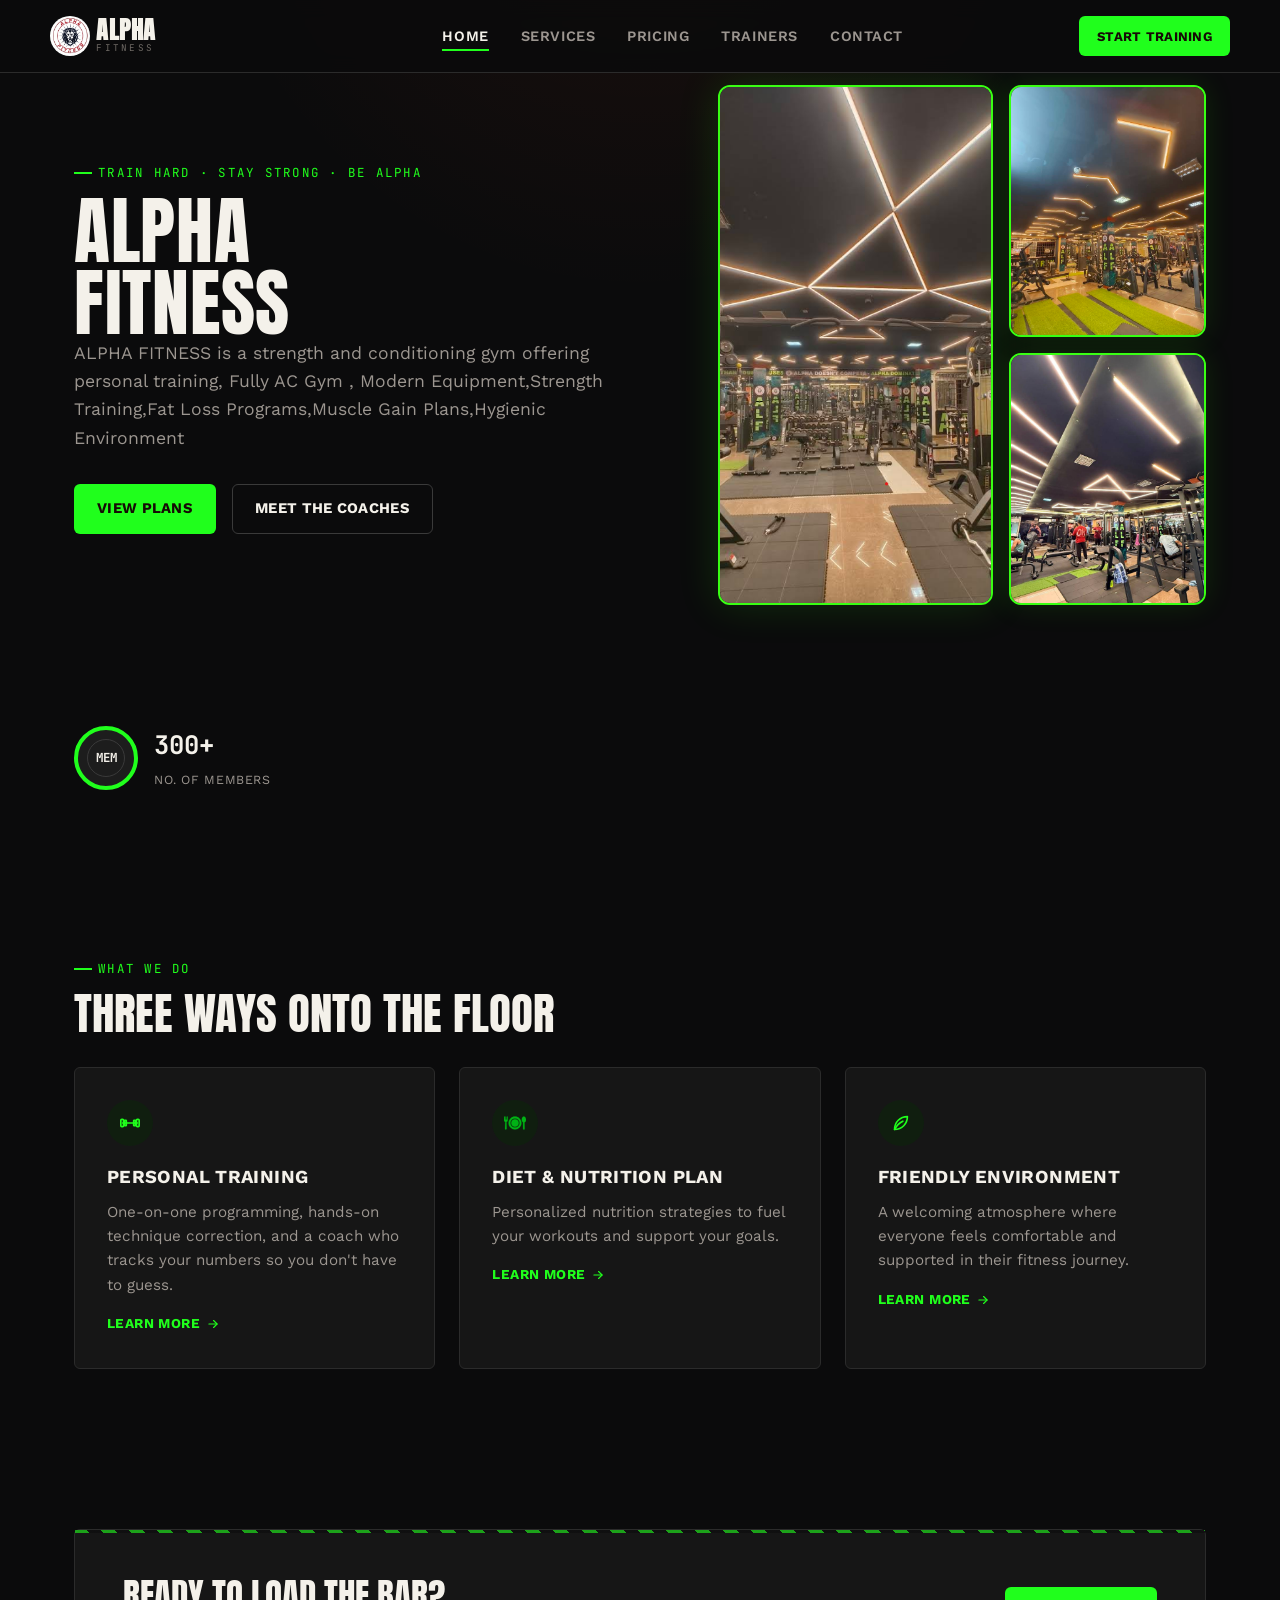
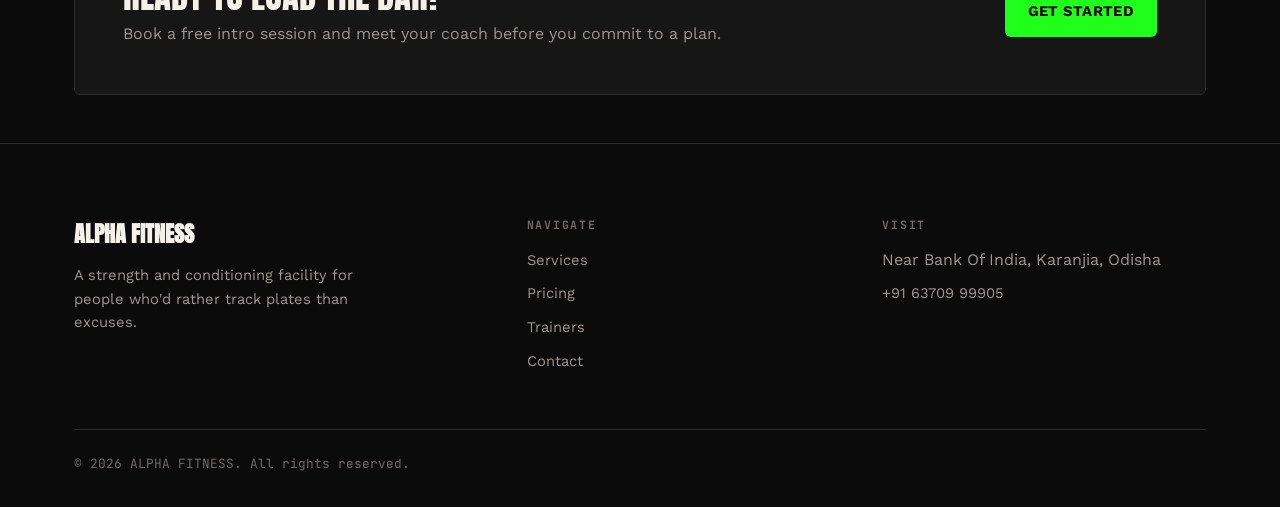
<file: index.html>
<!DOCTYPE html>
<html lang="en">
<head>
<meta charset="UTF-8">
<meta name="viewport" content="width=device-width, initial-scale=1.0">
<title>ALPHA FITNESS</title>
<meta name="description" content="ALPHA FITNESS is a strength and conditioning gym offering personal training, group classes, and coaching built around real progress.">
<link rel="stylesheet" href="style.css">
</head>
<body>

<nav class="nav">
  <div class="container nav__row">
    <img class="logo" src="alpha.jpg" width="40" height="40">
    <a href="index.html" class="nav__logo">
      <strong>ALPHA</strong>
      <span>FITNESS</span>
      
    </a>
    <ul class="nav__links" id="nav-links">
      <li><a href="index.html" aria-current="page">Home</a></li>
      <li><a href="services.html">Services</a></li>
      <li><a href="pricing.html">Pricing</a></li>
      <li><a href="trainers.html">Trainers</a></li>
      <li><a href="contact.html">Contact</a></li>
    </ul>
    <div class="nav__cta">
      <a href="contact.html" class="btn btn--primary">Start Training</a>
    </div>
    <button class="nav__toggle" aria-label="Toggle menu" aria-expanded="false">
      <span></span><span></span><span></span>
    </button>
  </div>
</nav>

<header class="hero">
  <div class="container hero__grid">
    <div>
      <p class="eyebrow">Train Hard · Stay Strong · Be Alpha</p>
      <h1>ALPHA<br>FITNESS</h1>
      <p class="lede">ALPHA FITNESS is a strength and conditioning gym offering personal training, Fully AC Gym 
       , Modern Equipment,Strength Training,Fat Loss Programs,Muscle Gain Plans,Hygienic Environment </p>
      <div class="hero__actions">
        <a href="pricing.html" class="btn btn--primary">View Plans</a>
        <a href="trainers.html" class="btn btn--ghost">Meet the Coaches</a>
      </div>
    </div>
    <div class="hero__media">
      <div class="hero__media-main">
        <img src="aplha1.png" alt="Member training at Alpha Fitness">
      </div>
      <div class="hero__media-side">
        <img src="al2.png" alt="Trainer guiding a client at Alpha Fitness">
        <img src="al3.png" alt="Strength training equipment at Alpha Fitness">
      </div>
    </div>
    
  </div>
</header>

<section class="section--tight">
  <div class="container">
    <div class="stats reveal">
      <div class="stat">
        <div class="plate"><span class="plate__label">MEM</span></div>
        <div>
          <span class="stat__num" data-count-to="300" data-suffix="+">0</span>
          <span class="stat__cap">NO. OF MEMBERS</span>
        </div>
      </div>
      
      </div>
    </div>
  </div>
</section>

<section class="section">
  <div class="container">
    <p class="eyebrow reveal">What We Do</p>
    <h2 class="reveal" style="margin-bottom: var(--space-6);">Three ways onto the floor</h2>
    <div class="grid grid--3">

      <div class="card reveal">
        <div class="card__icon">
          <svg viewBox="0 0 24 24" fill="none" stroke="currentColor" stroke-width="1.8" stroke-linecap="round" stroke-linejoin="round">
            <line x1="4" y1="12" x2="20" y2="12"/>
            <rect x="2" y="8" width="3" height="8" rx="1"/>
            <rect x="19" y="8" width="3" height="8" rx="1"/>
            <rect x="6" y="9" width="2" height="6" rx=".5"/>
            <rect x="16" y="9" width="2" height="6" rx=".5"/>
          </svg>
        </div>
        <h3>Personal Training</h3>
        <p>One-on-one programming, hands-on technique correction, and a coach who tracks your numbers so you don't have to guess.</p>
        <a href="services.html#personal-training" class="card__link">Learn more
          <svg viewBox="0 0 24 24" fill="none" stroke="currentColor" stroke-width="2" stroke-linecap="round" stroke-linejoin="round"><line x1="5" y1="12" x2="19" y2="12"/><polyline points="13 6 19 12 13 18"/></svg>
        </a>
      </div>

      <div class="card reveal">
        <div class="card__icon">
          <svg fill="#00b315" viewBox="0 -24.48 122.88 122.88" version="1.1" id="Layer_1" xmlns="http://www.w3.org/2000/svg" xmlns:xlink="http://www.w3.org/1999/xlink" style="enable-background:new 0 0 122.88 73.91" xml:space="preserve" stroke="#00b315"><g id="SVGRepo_bgCarrier" stroke-width="0"></g><g id="SVGRepo_tracerCarrier" stroke-linecap="round" stroke-linejoin="round"></g><g id="SVGRepo_iconCarrier"> <style type="text/css">  .st0{fill-rule:evenodd;clip-rule:evenodd;}  </style> <g> <path class="st0" d="M97.31,36.95c0,9.92-3.49,18.39-10.48,25.38c-7,7-15.46,10.5-25.38,10.5c-9.88,0-18.34-3.49-25.35-10.5 c-7-6.99-10.52-15.46-10.52-25.38c0-9.89,3.51-18.32,10.52-25.34c7.03-7,15.48-10.52,25.35-10.52c9.92,0,18.38,3.51,25.38,10.52 C93.81,18.63,97.31,27.06,97.31,36.95L97.31,36.95L97.31,36.95L97.31,36.95z M16.37,30.34c3.15-2.15,4.73-4.96,4.46-11.39V2.42 c-0.03-2.31-4.22-2.59-4.43,0l-0.16,13.41c-0.01,2.51-3.78,2.59-3.77,0l0.16-13.87c-0.05-2.48-4.05-2.73-4.1,0 c0,3.85-0.16,10.02-0.16,13.87c0.2,2.43-3.3,2.75-3.21,0L5.32,2.05C5.23,0.18,3.17-0.49,1.77,0.39C0.28,1.34,0.58,3.25,0.52,4.86 L0,20.68c0.08,4.6,1.29,8.34,4.89,9.93c0.55,0.24,1.31,0.43,2.19,0.56L5.84,69.75c-0.07,2.29,1.8,4.16,3.99,4.16h0.5 c2.47,0,4.56-2.11,4.49-4.68l-1.09-38.07C14.88,30.98,15.83,30.71,16.37,30.34L16.37,30.34z M106.74,68.59l-0.06-34.65 c-12.15-7.02-8.28-34.07,3.88-33.92c14.78,0.17,16.53,30.48,3.82,33.81l0.94,34.9C115.5,75.33,106.75,75.94,106.74,68.59 L106.74,68.59z M82.33,36.92c0,5.78-2.03,10.71-6.12,14.8c-4.08,4.07-9.01,6.12-14.79,6.12c-5.74,0-10.67-2.05-14.75-6.12 c-4.08-4.09-6.12-9.02-6.12-14.8c0-5.74,2.04-10.67,6.12-14.74c4.09-4.07,9.01-6.12,14.75-6.12C73.03,16.07,82.33,25.3,82.33,36.92 L82.33,36.92L82.33,36.92z M87.22,36.92c0-7.1-2.5-13.17-7.53-18.2s-11.12-7.53-18.27-7.53c-7.13,0-13.2,2.5-18.2,7.53 c-5.03,5.03-7.56,11.1-7.56,18.2c0,7.12,2.53,13.19,7.56,18.24c5,5.04,11.07,7.57,18.2,7.57c7.14,0,13.23-2.53,18.27-7.57 C84.71,50.1,87.22,44.03,87.22,36.92L87.22,36.92L87.22,36.92L87.22,36.92z"></path> </g> </g></svg>
        </div>
        <h3>DIET & NUTRITION PLAN</h3>
        <p>Personalized nutrition strategies to fuel your workouts and support your goals.</p>
        <a href="services.html#group-conditioning" class="card__link">Learn more
          <svg viewBox="0 0 24 24" fill="none" stroke="currentColor" stroke-width="2" stroke-linecap="round" stroke-linejoin="round"><line x1="5" y1="12" x2="19" y2="12"/><polyline points="13 6 19 12 13 18"/></svg>
        </a>
      </div>

      <div class="card reveal">
        <div class="card__icon">
          <svg viewBox="0 0 24 24" fill="none" stroke="currentColor" stroke-width="1.8" stroke-linecap="round" stroke-linejoin="round">
            <path d="M5 19c8 0 14-6 14-14-8 0-14 6-14 14Z"/>
            <path d="M5 19c2-4 5-7 9-9"/>
          </svg>
        </div>
        <h3>FRIENDLY ENVIRONMENT</h3>
        <p>A welcoming atmosphere where everyone feels comfortable and supported in their fitness journey.</p>
        <a href="services.html#recovery-mobility" class="card__link">Learn more
          <svg viewBox="0 0 24 24" fill="none" stroke="currentColor" stroke-width="2" stroke-linecap="round" stroke-linejoin="round"><line x1="5" y1="12" x2="19" y2="12"/><polyline points="13 6 19 12 13 18"/></svg>
        </a>
      </div>

    </div>
  </div>
</section>

<section class="section--tight">
  <div class="container">
    <div class="cta-banner reveal">
      <div>
        <h2 style="font-size:clamp(1.6rem,3vw,2.2rem);">Ready to load the bar?</h2>
        <p class="muted" style="margin-top:var(--space-2);">Book a free intro session and meet your coach before you commit to a plan.</p>
      </div>
      <a href="contact.html" class="btn btn--primary">Get Started</a>
    </div>
  </div>
</section>

<footer class="footer">
  <div class="container">
    <div class="footer__top">
      <div class="footer__brand">
        <strong>ALPHA FITNESS</strong>
        <p>A strength and conditioning facility for people who'd rather track plates than excuses. </p>
      </div>
      <div>
        <h4>Navigate</h4>
        <ul>
          <li><a href="services.html">Services</a></li>
          <li><a href="pricing.html">Pricing</a></li>
          <li><a href="trainers.html">Trainers</a></li>
          <li><a href="contact.html">Contact</a></li>
        </ul>
      </div>
      <div>
        <h4>Visit</h4>
        <ul>
          <li><span class="muted">Near Bank Of India, Karanjia, Odisha</span></li>
          <li><a href="tel:+916370999905">+91 63709 99905</a></li>
          
        </ul>
      </div>
    </div>
    <div class="footer__bottom">
      <span>&copy; <span data-year></span> ALPHA FITNESS. All rights reserved.</span>
     
    </div>
  </div>
</footer>

<script src="script.js"></script>
</body>
</html>
</file>
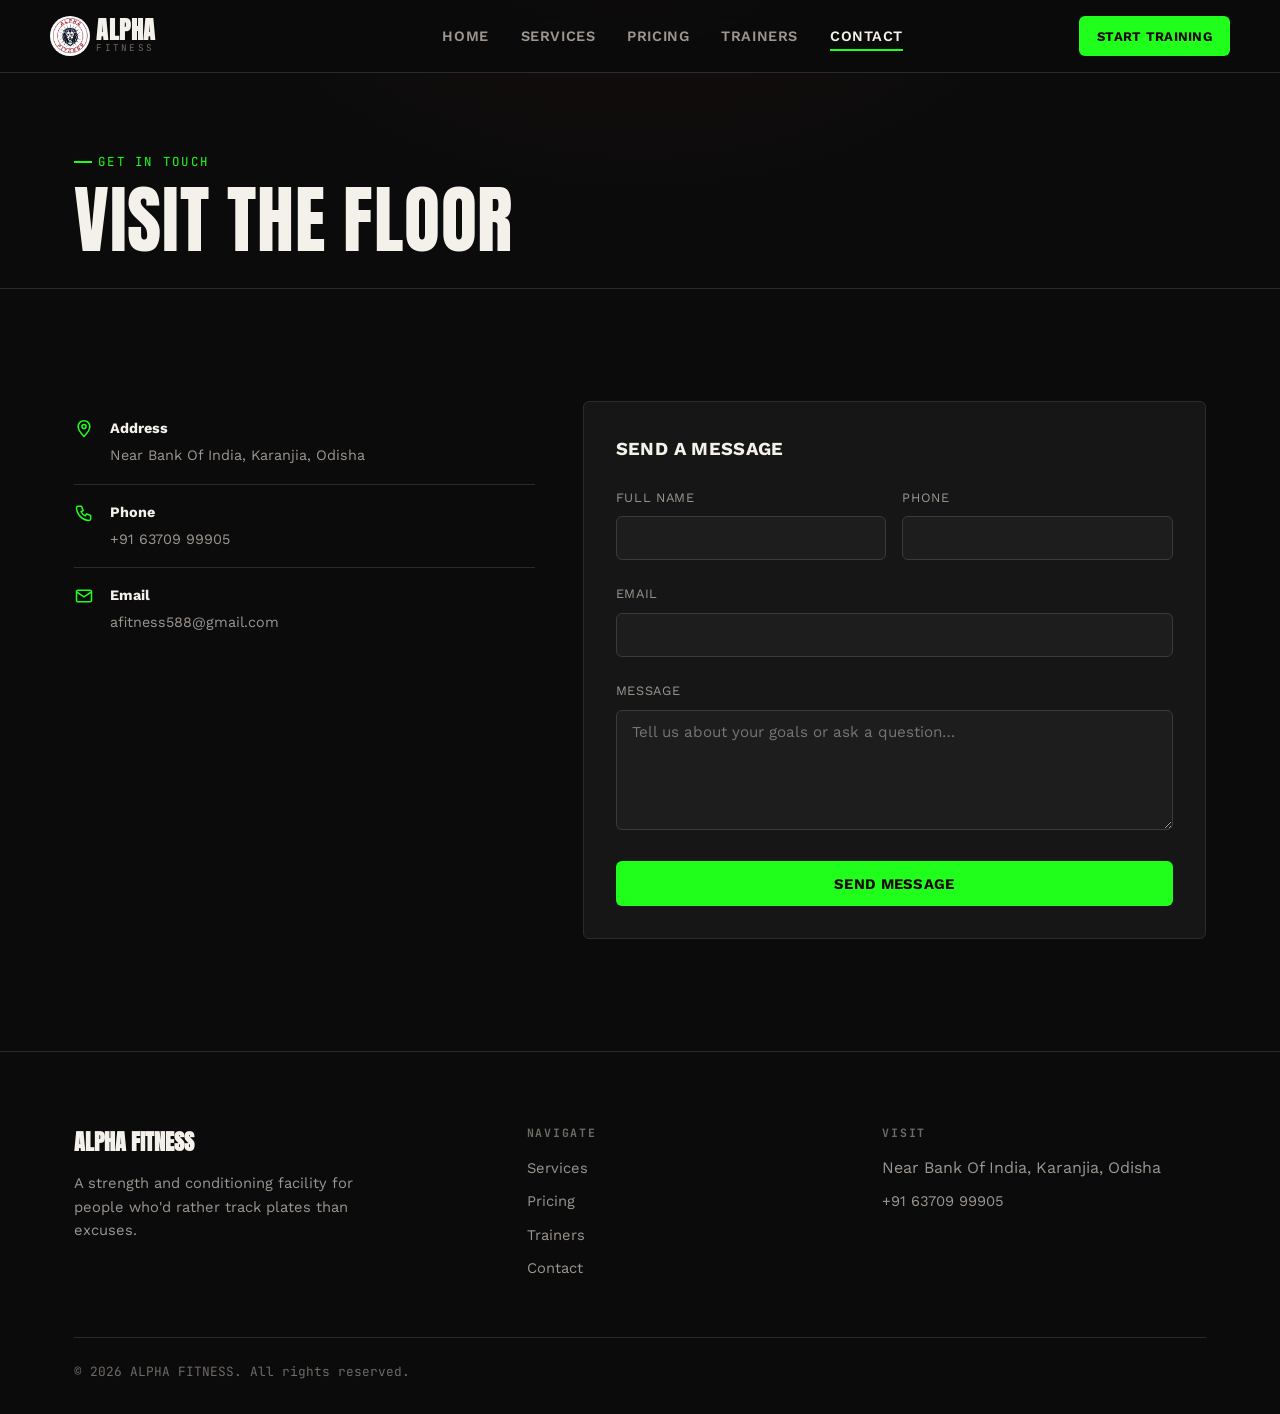
<file: contact.html>
<!DOCTYPE html>
<html lang="en">
<head>
<meta charset="UTF-8">
<meta name="viewport" content="width=device-width, initial-scale=1.0">
<title>Contact — Forge Athletic Club</title>
<meta name="description" content="Get in touch with Forge Athletic Club — visit the floor, ask a question, or book your intro session.">
<link rel="stylesheet" href="style.css">
</head>
<body>

<nav class="nav">
  <div class="container nav__row">
    <img class="logo" src="alpha.jpg" width="40" height="40">
    <a href="index.html" class="nav__logo">
      <strong>ALPHA</strong>
      <span>FITNESS</span>
      
    </a>
    <ul class="nav__links" id="nav-links">
      <li><a href="index.html">Home</a></li>
      <li><a href="services.html">Services</a></li>
      <li><a href="pricing.html">Pricing</a></li>
      <li><a href="trainers.html">Trainers</a></li>
      <li><a href="contact.html" aria-current="page">Contact</a></li>
    </ul>
    <div class="nav__cta">
      <a href="contact.html" class="btn btn--primary">Start Training</a>
    </div>
    <button class="nav__toggle" aria-label="Toggle menu" aria-expanded="false">
      <span></span><span></span><span></span>
    </button>
  </div>
</nav>

<header class="page-hero">
  <div class="container">
    <p class="eyebrow">Get In Touch</p>
    <h1>Visit the floor</h1>
   
  </div>
</header>

<section class="section">
  <div class="container">
    <div class="contact-grid">

      <div class="reveal">
        <div class="info-row">
          <svg viewBox="0 0 24 24" fill="none" stroke="currentColor" stroke-width="1.8"><path d="M12 21s-7-7.2-7-12a7 7 0 1 1 14 0c0 4.8-7 12-7 12Z"/><circle cx="12" cy="9" r="2.5"/></svg>
          <div>
            <strong>Address</strong>
            <span>Near Bank Of India, Karanjia, Odisha</span>
          </div>
        </div>
        <div class="info-row">
          <svg viewBox="0 0 24 24" fill="none" stroke="currentColor" stroke-width="1.8" stroke-linecap="round" stroke-linejoin="round"><path d="M5 4h4l2 5-2.5 1.5a11 11 0 0 0 5 5L15 13l5 2v4a2 2 0 0 1-2 2A16 16 0 0 1 3 6a2 2 0 0 1 2-2Z"/></svg>
          <div>
            <strong>Phone</strong>
            <a href="tel:+916370999905">+91 63709 99905</a>
          </div>
        </div>
       <div class="info-row">
          <svg viewBox="0 0 24 24" fill="none" stroke="currentColor" stroke-width="1.8" stroke-linecap="round" stroke-linejoin="round"><rect x="3" y="5" width="18" height="14" rx="2"/><path d="M3 7l9 6 9-6"/></svg>
          <div>
            <strong>Email</strong>
            <a href="mailto:afitness588@gmail.com">afitness588@gmail.com</a>
          </div> 
        </div>
        

        
      </div>

      <div class="card reveal">
        <h3 style="margin-bottom:var(--space-5);text-transform:uppercase;">Send a message</h3>
        <form id="contact-form" action="https://api.web3forms.com/submit" method="POST">
  <input type="hidden" name="access_key" value="c5eb20da-f541-48e6-bb4e-0ed880ff62cb">
          <div class="field-row">
            <div class="field">
              <label for="name">Full name</label>
              <input type="text" id="name" name="name" required>
            </div>
            <div class="field">
              <label for="phone">Phone </label>
              <input type="tel" id="phone" name="phone">
            </div>
          </div>
          <div class="field">
            <label for="email">Email</label>
            <input type="email" id="email" name="email" required>
          </div>
          
          <div class="field">
            <label for="message">Message</label>
            <textarea id="message" name="message" required placeholder="Tell us about your goals or ask a question…"></textarea>
          </div>
          <button type="submit" class="btn btn--primary btn--block">Send Message</button>
          <div class="form-status" id="form-status">
            <svg viewBox="0 0 24 24" fill="none" stroke="currentColor" stroke-width="2" stroke-linecap="round" stroke-linejoin="round"><polyline points="20 6 9 17 4 12"/></svg>
            <span>Message received — a coach will get back to you within 24 hours.</span>
          </div>
        </form>
      </div>

    </div>
  </div>
</section>

<footer class="footer">
  <div class="container">
    <div class="footer__top">
      <div class="footer__brand">
        <strong>ALPHA FITNESS</strong>
        <p>A strength and conditioning facility for people who'd rather track plates than excuses. </p>
      </div>
      <div>
        <h4>Navigate</h4>
        <ul>
          <li><a href="services.html">Services</a></li>
          <li><a href="pricing.html">Pricing</a></li>
          <li><a href="trainers.html">Trainers</a></li>
          <li><a href="contact.html">Contact</a></li>
        </ul>
      </div>
      <div>
        <h4>Visit</h4>
        <ul>
          <li><span class="muted">Near Bank Of India, Karanjia, Odisha</span></li>
          <li><a href="tel:+916370999905">+91 63709 99905</a></li>
          
        </ul>
      </div>
    </div>
    <div class="footer__bottom">
      <span>&copy; <span data-year></span> ALPHA FITNESS. All rights reserved.</span>
     
    </div>
  </div>
</footer>

<script src="script.js"></script>
</body>
</html>
</file>
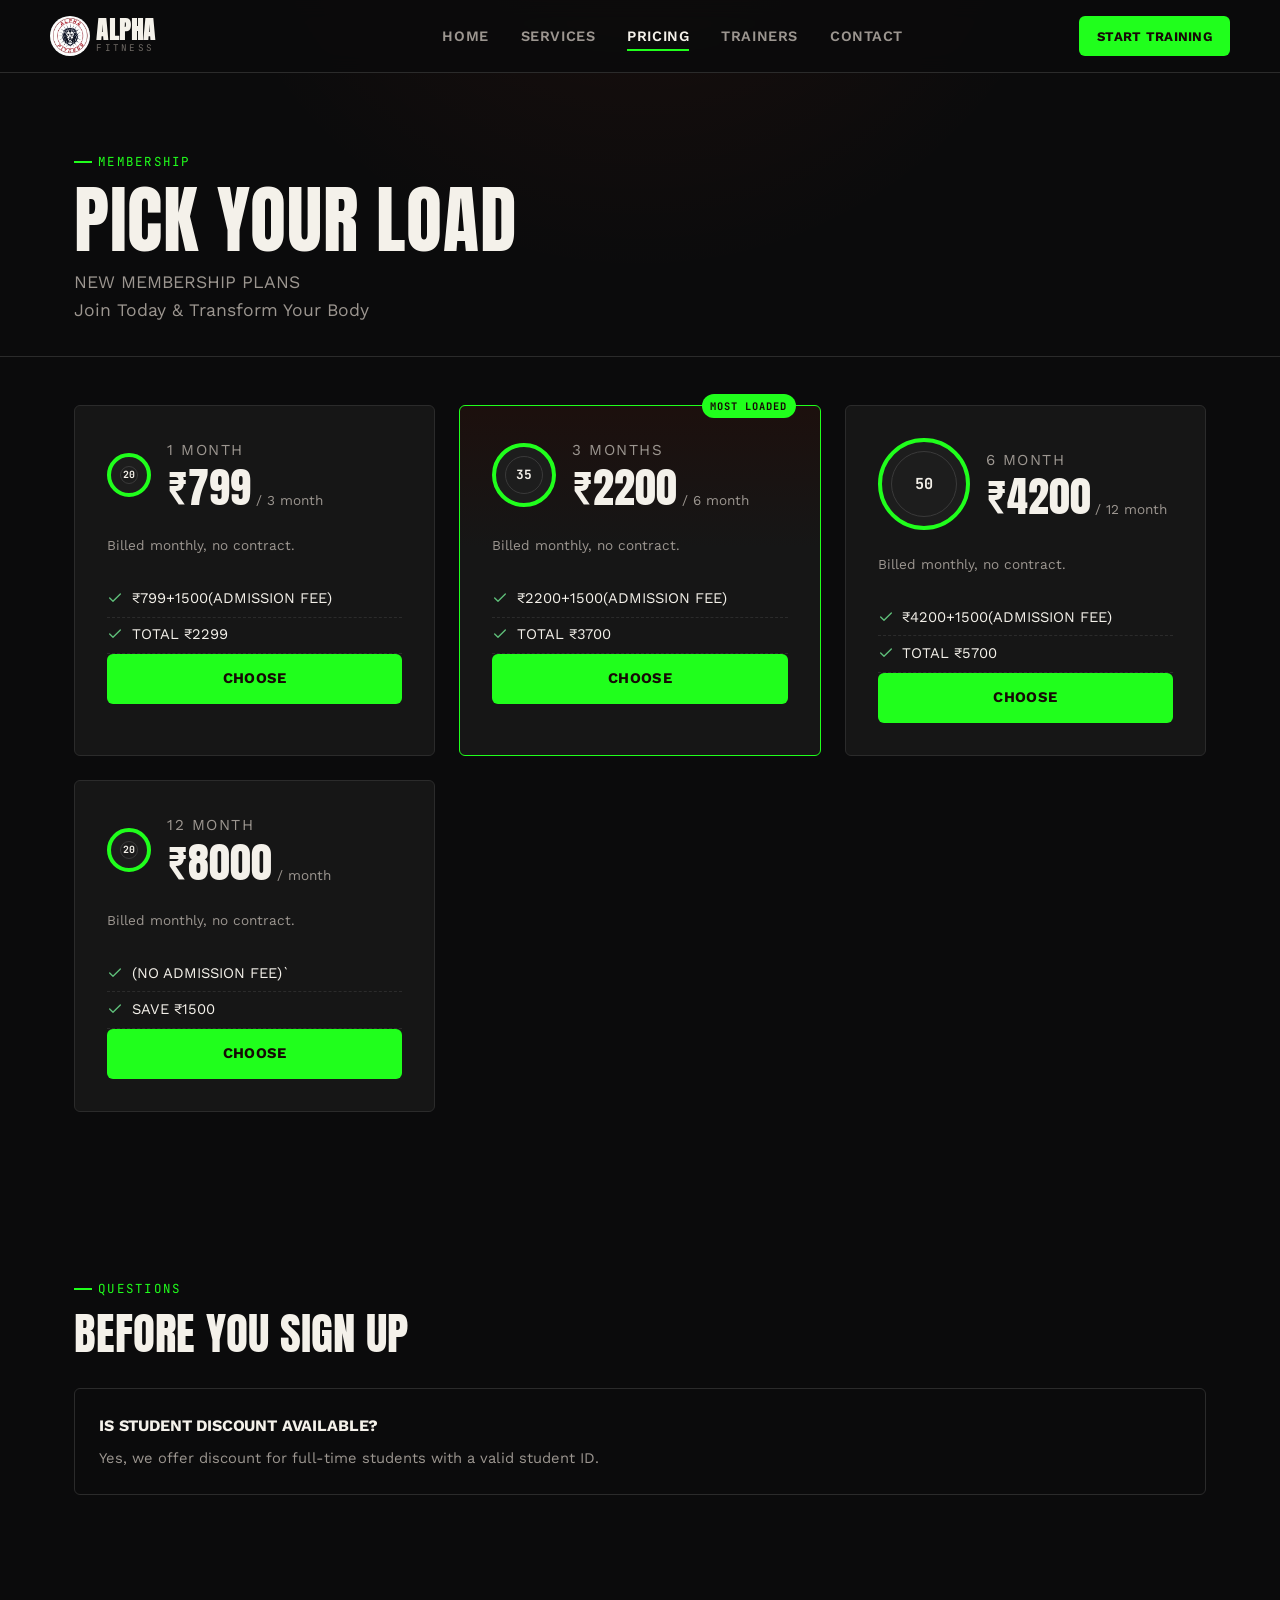
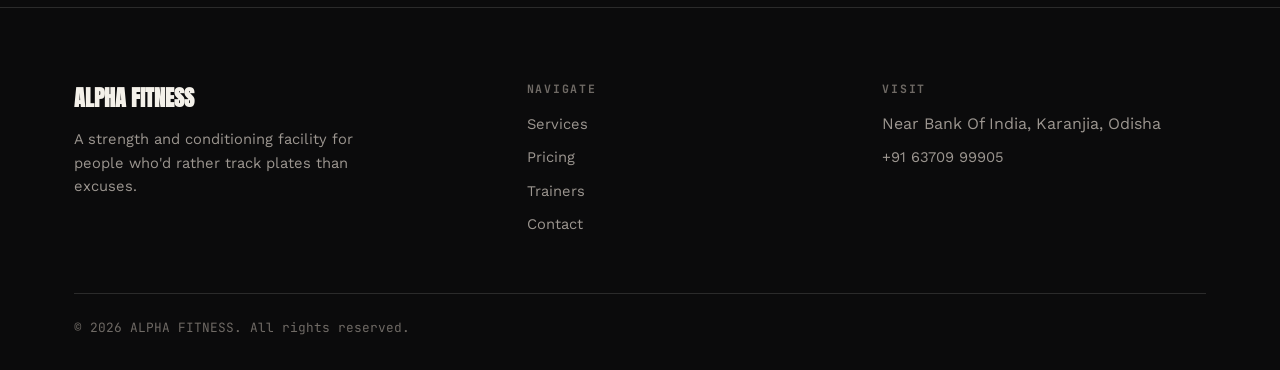
<file: pricing.html>
<!DOCTYPE html>
<html lang="en">
<head>
<meta charset="UTF-8">
<meta name="viewport" content="width=device-width, initial-scale=1.0">
<title>Pricing — Forge Athletic Club</title>
<meta name="description" content="Membership pricing for Forge Athletic Club: Starter, Pro, and Elite plans, no long-term contracts.">
<link rel="stylesheet" href="style.css">
</head>
<body>

<nav class="nav">
  <div class="container nav__row">
    <img class="logo" src="alpha.jpg" width="40" height="40">
    <a href="index.html" class="nav__logo">
      <strong>ALPHA</strong>
      <span>FITNESS</span>
      
    </a>
    <ul class="nav__links" id="nav-links">
      <li><a href="index.html">Home</a></li>
      <li><a href="services.html">Services</a></li>
      <li><a href="pricing.html" aria-current="page">Pricing</a></li>
      <li><a href="trainers.html">Trainers</a></li>
      <li><a href="contact.html">Contact</a></li>
    </ul>
    <div class="nav__cta">
      <a href="contact.html" class="btn btn--primary">Start Training</a>
    </div>
    <button class="nav__toggle" aria-label="Toggle menu" aria-expanded="false">
      <span></span><span></span><span></span>
    </button>
  </div>
</nav>

<header class="page-hero">
  <div class="container">
    <p class="eyebrow">Membership</p>
    <h1>Pick your load</h1>
    <p class="lede">NEW MEMBERSHIP PLANS <br> Join Today & Transform Your Body</p>
  </div>
</header>



<section class="section--tight">
  <div class="container">
    <div class="grid grid--3">

      <div class="card pricing-card reveal">
        <div class="pricing-card__head">
          <div class="plate plate--sm"><span class="plate__label">20</span></div>
          <div>
            <p class="pricing-card__name">1 MONTH </p>
            <div class="pricing-card__price"><span class="num">₹799</span><span class="per">/ 3 month</span></div>
          </div>
        </div>
        <p class="muted" style="font-size:.85rem;">Billed monthly, no contract.</p>
        <ul class="pricing-card__feats">
          <li><svg viewBox="0 0 24 24" fill="none" stroke="currentColor" stroke-width="2" stroke-linecap="round" stroke-linejoin="round"><polyline points="20 6 9 17 4 12"/></svg> ₹799+1500(ADMISSION FEE)</li>
          <li><svg viewBox="0 0 24 24" fill="none" stroke="currentColor" stroke-width="2" stroke-linecap="round" stroke-linejoin="round"><polyline points="20 6 9 17 4 12"/></svg> TOTAL ₹2299</li>
          <a href="contact.html?plan=pro" class="btn btn--primary btn--block">Choose </a>
      </div>

      <div class="card pricing-card pricing-card--featured reveal">
        <span class="pricing-card__badge">Most Loaded</span>
        <div class="pricing-card__head">
          <div class="plate"><span class="plate__label">35</span></div>
          <div>
            <p class="pricing-card__name">3 MONTHS</p>
            <div class="pricing-card__price"><span class="num">₹2200</span><span class="per">/ 6 month</span></div>
          </div>
        </div>
        <p class="muted" style="font-size:.85rem;">Billed monthly, no contract.</p>
        <ul class="pricing-card__feats">
          <li><svg viewBox="0 0 24 24" fill="none" stroke="currentColor" stroke-width="2" stroke-linecap="round" stroke-linejoin="round"><polyline points="20 6 9 17 4 12"/></svg> ₹2200+1500(ADMISSION FEE)</li>
          <li><svg viewBox="0 0 24 24" fill="none" stroke="currentColor" stroke-width="2" stroke-linecap="round" stroke-linejoin="round"><polyline points="20 6 9 17 4 12"/></svg> TOTAL ₹3700</li>
          
        <a href="contact.html?plan=pro" class="btn btn--primary btn--block">Choose </a>
      </div>

      <div class="card pricing-card reveal">
        <div class="pricing-card__head">
          <div class="plate plate--lg"><span class="plate__label">50</span></div>
          <div>
            <p class="pricing-card__name">6 MONTH</p>
            <div class="pricing-card__price"><span class="num">₹4200</span><span class="per">/ 12 month</span></div>
          </div>
        </div>
        <p class="muted" style="font-size:.85rem;">Billed monthly, no contract.</p>
        <ul class="pricing-card__feats">
          <li><svg viewBox="0 0 24 24" fill="none" stroke="currentColor" stroke-width="2" stroke-linecap="round" stroke-linejoin="round"><polyline points="20 6 9 17 4 12"/></svg> ₹4200+1500(ADMISSION FEE)</li>
          <li><svg viewBox="0 0 24 24" fill="none" stroke="currentColor" stroke-width="2" stroke-linecap="round" stroke-linejoin="round"><polyline points="20 6 9 17 4 12"/></svg> TOTAL ₹5700</li>
          
       <a href="contact.html?plan=pro" class="btn btn--primary btn--block">Choose </a>
      </div>
      <div class="card pricing-card reveal">
        <div class="pricing-card__head">
          <div class="plate plate--sm"><span class="plate__label">20</span></div>
          <div>
            <p class="pricing-card__name">12 MONTH </p>
            <div class="pricing-card__price"><span class="num">₹8000</span><span class="per">/ month</span></div>
          </div>
        </div>
        <p class="muted" style="font-size:.85rem;">Billed monthly, no contract.</p>
        <ul class="pricing-card__feats">
          <li><svg viewBox="0 0 24 24" fill="none" stroke="currentColor" stroke-width="2" stroke-linecap="round" stroke-linejoin="round"><polyline points="20 6 9 17 4 12"/></svg> (NO ADMISSION FEE)`</li>
          <li><svg viewBox="0 0 24 24" fill="none" stroke="currentColor" stroke-width="2" stroke-linecap="round" stroke-linejoin="round"><polyline points="20 6 9 17 4 12"/></svg> SAVE ₹1500</li>
         <a href="contact.html?plan=pro" class="btn btn--primary btn--block">Choose </a>
      </div>

    </div>
  </div>
</section>

<section class="section">
  <div class="container">
    <p class="eyebrow reveal">Questions</p>
    <h2 class="reveal" style="margin-bottom:var(--space-6);">Before you sign up</h2>
    <div class="faq">
      <div class="faq__item reveal">
        <h3>IS STUDENT DISCOUNT AVAILABLE?</h3>
        <p>Yes, we offer  discount for full-time students with a valid student ID.</p>
      </div>
      
    </div>
  </div>
</section>

<footer class="footer">
  <div class="container">
    <div class="footer__top">
      <div class="footer__brand">
        <strong>ALPHA FITNESS</strong>
        <p>A strength and conditioning facility for people who'd rather track plates than excuses. </p>
      </div>
      <div>
        <h4>Navigate</h4>
        <ul>
          <li><a href="services.html">Services</a></li>
          <li><a href="pricing.html">Pricing</a></li>
          <li><a href="trainers.html">Trainers</a></li>
          <li><a href="contact.html">Contact</a></li>
        </ul>
      </div>
      <div>
        <h4>Visit</h4>
        <ul>
          <li><span class="muted">Near Bank Of India, Karanjia, Odisha</span></li>
          <li><a href="tel:+916370999905">+91 63709 99905</a></li>
          
        </ul>
      </div>
    </div>
    <div class="footer__bottom">
      <span>&copy; <span data-year></span> ALPHA FITNESS. All rights reserved.</span>
     
    </div>
  </div>
</footer>

<script src="script.js"></script>
</body>
</html>
</file>
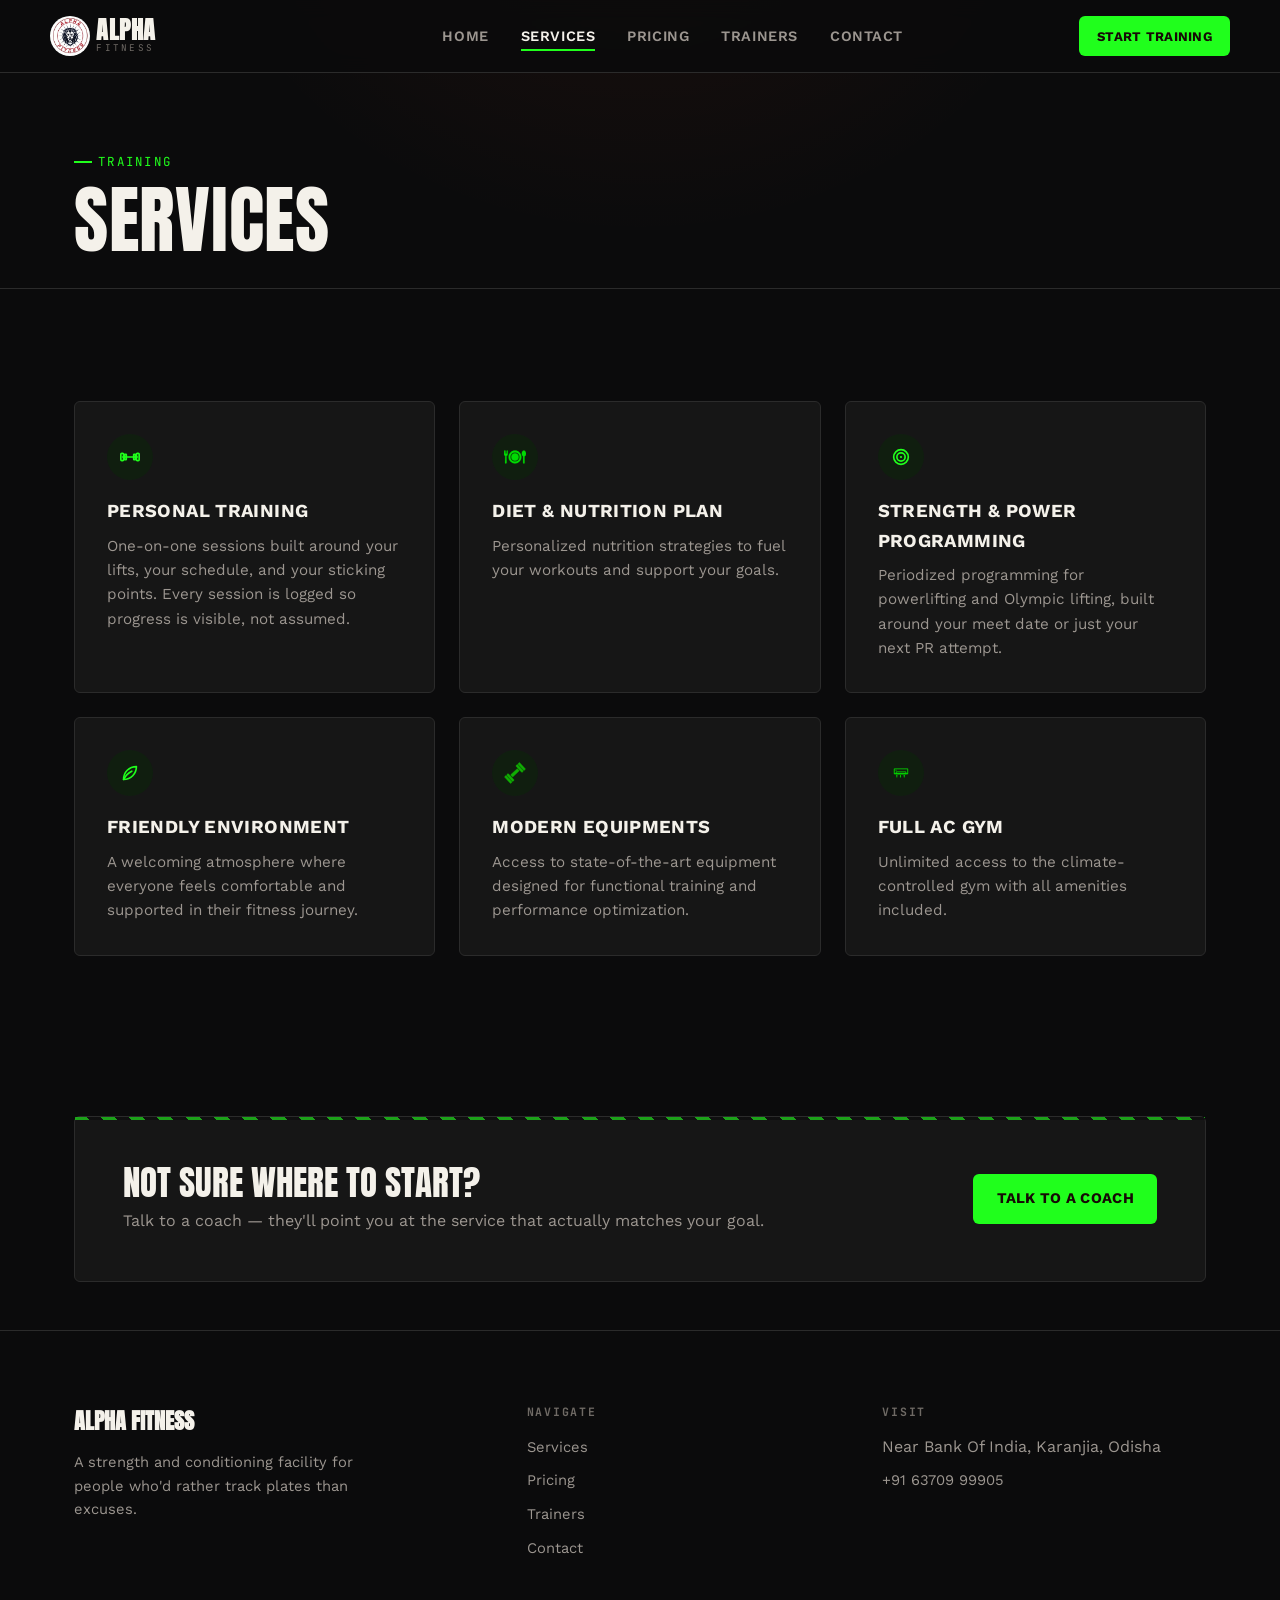
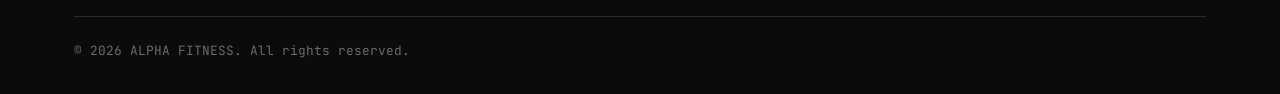
<file: services.html>
<!DOCTYPE html>
<html lang="en">
<head>
<meta charset="UTF-8">
<meta name="viewport" content="width=device-width, initial-scale=1.0">
<title>ALPHA FITNESS</title>
<meta name="description" content="ALPHA FITNESS is a strength and conditioning gym offering personal training, group classes, and coaching built around real progress.">
<link rel="stylesheet" href="style.css">
</head>
<body>

<nav class="nav">
  <div class="container nav__row">
    <img class="logo" src="alpha.jpg" width="40" height="40">
    <a href="index.html" class="nav__logo">
      <strong>ALPHA</strong>
      <span>FITNESS</span>
      
    </a>
    <ul class="nav__links" id="nav-links">
      <li><a href="index.html">Home</a></li>
      <li><a href="services.html" aria-current="page">Services</a></li>
      <li><a href="pricing.html">Pricing</a></li>
      <li><a href="trainers.html">Trainers</a></li>
      <li><a href="contact.html">Contact</a></li>
    </ul>
    <div class="nav__cta">
      <a href="contact.html" class="btn btn--primary">Start Training</a>
    </div>
    <button class="nav__toggle" aria-label="Toggle menu" aria-expanded="false">
      <span></span><span></span><span></span>
    </button>
  </div>
</nav>

<header class="page-hero">
  <div class="container">
    <p class="eyebrow">Training</p>
    <h1>Services</h1>
    
</header>

<section class="section">
  <div class="container">
    <div class="grid grid--3">

      <div class="card reveal" id="personal-training">
        <div class="card__icon">
          <svg viewBox="0 0 24 24" fill="none" stroke="currentColor" stroke-width="1.8" stroke-linecap="round" stroke-linejoin="round">
            <line x1="4" y1="12" x2="20" y2="12"/>
            <rect x="2" y="8" width="3" height="8" rx="1"/>
            <rect x="19" y="8" width="3" height="8" rx="1"/>
            <rect x="6" y="9" width="2" height="6" rx=".5"/>
            <rect x="16" y="9" width="2" height="6" rx=".5"/>
          </svg>
        </div>
        <h3>Personal Training</h3>
        <p>One-on-one sessions built around your lifts, your schedule, and your sticking points. Every session is logged so progress is visible, not assumed.</p>
        
      </div>

      <div class="card reveal">
        <div class="card__icon">
          <svg fill="#00db04" viewBox="0 -24.48 122.88 122.88" version="1.1" id="Layer_1" xmlns="http://www.w3.org/2000/svg" xmlns:xlink="http://www.w3.org/1999/xlink" style="enable-background:new 0 0 122.88 73.91" xml:space="preserve" stroke="#00db04"><g id="SVGRepo_bgCarrier" stroke-width="0"></g><g id="SVGRepo_tracerCarrier" stroke-linecap="round" stroke-linejoin="round"></g><g id="SVGRepo_iconCarrier"> <style type="text/css">  .st0{fill-rule:evenodd;clip-rule:evenodd;}  </style> <g> <path class="st0" d="M97.31,36.95c0,9.92-3.49,18.39-10.48,25.38c-7,7-15.46,10.5-25.38,10.5c-9.88,0-18.34-3.49-25.35-10.5 c-7-6.99-10.52-15.46-10.52-25.38c0-9.89,3.51-18.32,10.52-25.34c7.03-7,15.48-10.52,25.35-10.52c9.92,0,18.38,3.51,25.38,10.52 C93.81,18.63,97.31,27.06,97.31,36.95L97.31,36.95L97.31,36.95L97.31,36.95z M16.37,30.34c3.15-2.15,4.73-4.96,4.46-11.39V2.42 c-0.03-2.31-4.22-2.59-4.43,0l-0.16,13.41c-0.01,2.51-3.78,2.59-3.77,0l0.16-13.87c-0.05-2.48-4.05-2.73-4.1,0 c0,3.85-0.16,10.02-0.16,13.87c0.2,2.43-3.3,2.75-3.21,0L5.32,2.05C5.23,0.18,3.17-0.49,1.77,0.39C0.28,1.34,0.58,3.25,0.52,4.86 L0,20.68c0.08,4.6,1.29,8.34,4.89,9.93c0.55,0.24,1.31,0.43,2.19,0.56L5.84,69.75c-0.07,2.29,1.8,4.16,3.99,4.16h0.5 c2.47,0,4.56-2.11,4.49-4.68l-1.09-38.07C14.88,30.98,15.83,30.71,16.37,30.34L16.37,30.34z M106.74,68.59l-0.06-34.65 c-12.15-7.02-8.28-34.07,3.88-33.92c14.78,0.17,16.53,30.48,3.82,33.81l0.94,34.9C115.5,75.33,106.75,75.94,106.74,68.59 L106.74,68.59z M82.33,36.92c0,5.78-2.03,10.71-6.12,14.8c-4.08,4.07-9.01,6.12-14.79,6.12c-5.74,0-10.67-2.05-14.75-6.12 c-4.08-4.09-6.12-9.02-6.12-14.8c0-5.74,2.04-10.67,6.12-14.74c4.09-4.07,9.01-6.12,14.75-6.12C73.03,16.07,82.33,25.3,82.33,36.92 L82.33,36.92L82.33,36.92z M87.22,36.92c0-7.1-2.5-13.17-7.53-18.2s-11.12-7.53-18.27-7.53c-7.13,0-13.2,2.5-18.2,7.53 c-5.03,5.03-7.56,11.1-7.56,18.2c0,7.12,2.53,13.19,7.56,18.24c5,5.04,11.07,7.57,18.2,7.57c7.14,0,13.23-2.53,18.27-7.57 C84.71,50.1,87.22,44.03,87.22,36.92L87.22,36.92L87.22,36.92L87.22,36.92z"></path> </g> </g></svg>
        </div>
        <h3>DIET & NUTRITION PLAN</h3>
        <p>Personalized nutrition strategies to fuel your workouts and support your goals.</p>
        
      </div>

      <div class="card reveal" id="strength-power-programming">
        <div class="card__icon">
          <svg viewBox="0 0 24 24" fill="none" stroke="currentColor" stroke-width="1.8">
            <circle cx="12" cy="12" r="8"/>
            <circle cx="12" cy="12" r="4.5"/>
            <circle cx="12" cy="12" r="1.2" fill="currentColor" stroke="none"/>
          </svg>
        </div>
        <h3>Strength &amp; Power Programming</h3>
        <p>Periodized programming for powerlifting and Olympic lifting, built around your meet date or just your next PR attempt.</p>
        
      </div>

       <div class="card reveal">
        <div class="card__icon">
          <svg viewBox="0 0 24 24" fill="none" stroke="currentColor" stroke-width="1.8" stroke-linecap="round" stroke-linejoin="round">
            <path d="M5 19c8 0 14-6 14-14-8 0-14 6-14 14Z"/>
            <path d="M5 19c2-4 5-7 9-9"/>
          </svg>
        </div>
        <h3>FRIENDLY ENVIRONMENT</h3>
        <p>A welcoming atmosphere where everyone feels comfortable and supported in their fitness journey.</p>
        
      </div>

      <div class="card reveal" id="nutrition-coaching">
        <div class="card__icon">
          <svg fill="#10ae04" viewBox="0 0 50 50" version="1.2" baseProfile="tiny" xmlns="http://www.w3.org/2000/svg" overflow="inherit" stroke="#10ae04"><g id="SVGRepo_bgCarrier" stroke-width="0"></g><g id="SVGRepo_tracerCarrier" stroke-linecap="round" stroke-linejoin="round"></g><g id="SVGRepo_iconCarrier"><path d="M17.962 44.874c.374.403.352 1.041-.05 1.416l-2.172 2.031c-.402.375-1.037.353-1.411-.051l-12.649-13.632c-.374-.403-.351-1.04.051-1.416l2.175-2.028c.402-.376 1.037-.353 1.411.051l12.645 13.629zm16.14-25.65c.374.403.351 1.041-.051 1.416l-13.67 12.77c-.402.375-1.037.353-1.411-.051l-3.263-3.521c-.374-.403-.351-1.041.051-1.416l13.667-12.77c.401-.375 1.036-.353 1.41.051l3.267 3.521zm-11.489 21.303c.374.403.351 1.04-.051 1.416l-2.175 2.03c-.402.376-1.037.353-1.411-.051l-12.642-13.632c-.374-.403-.352-1.041.05-1.416l2.171-2.029c.402-.375 1.037-.353 1.411.051l12.647 13.631zm21.063-20.814c.374.403.351 1.041-.052 1.416l-2.174 2.03c-.402.375-1.037.353-1.412-.05l-12.644-13.629c-.375-.403-.352-1.04.05-1.416l2.18-2.035c.401-.375 1.036-.353 1.41.051l12.642 13.633zm4.644-4.34c.374.403.351 1.041-.051 1.417l-2.17 2.029c-.401.376-1.036.353-1.41-.05l-12.642-13.635c-.374-.403-.352-1.041.05-1.417l2.172-2.033c.401-.376 1.035-.354 1.409.05l12.642 13.639z"></path></g></svg>
        </div>
        <h3>MODERN EQUIPMENTS</h3>
        <p>Access to state-of-the-art equipment designed for functional training and performance optimization.</p>
        
      </div>

      <div class="card reveal" id="open-gym-access">
        <div class="card__icon">
          <svg fill="#04db00" viewBox="0 0 512 512" enable-background="new 0 0 512 512" id="Layer_1" version="1.1" xml:space="preserve" xmlns="http://www.w3.org/2000/svg" xmlns:xlink="http://www.w3.org/1999/xlink" stroke="#04db00"><g id="SVGRepo_bgCarrier" stroke-width="0"></g><g id="SVGRepo_tracerCarrier" stroke-linecap="round" stroke-linejoin="round"></g><g id="SVGRepo_iconCarrier"> <g> <g> <path d="M413,282.988H99c-5.522,0-10-4.477-10-10v-113c0-5.523,4.478-10,10-10h314c5.522,0,10,4.477,10,10v113 C423,278.511,418.522,282.988,413,282.988z M109,262.988h294v-93H109V262.988z"></path> </g> <g> <path d="M378.687,282.988c-0.006,0-0.013,0-0.02,0H136.001c-3.161,0-6.136-1.494-8.022-4.03c-1.887-2.536-2.464-5.814-1.556-8.842 l12.498-41.682c1.269-4.23,5.162-7.127,9.579-7.127h215c4.204,0,7.96,2.63,9.397,6.581l14.946,41.075 c0.542,1.232,0.843,2.594,0.843,4.026C388.687,278.511,384.21,282.988,378.687,282.988z M149.439,262.988h214.947l-7.89-21.682 H155.941L149.439,262.988z"></path> </g> <g> <path d="M148.001,198.655h-16.667c-5.522,0-10-4.477-10-10s4.478-10,10-10h16.667c5.522,0,10,4.477,10,10 S153.523,198.655,148.001,198.655z"></path> </g> <g> <path d="M159.334,362.012c-5.522,0-10-4.477-10-10v-44.714c0-5.523,4.478-10,10-10s10,4.477,10,10v44.714 C169.334,357.535,164.856,362.012,159.334,362.012z"></path> </g> <g> <path d="M245.334,362.012c-5.522,0-10-4.477-10-10v-44.714c0-5.523,4.478-10,10-10s10,4.477,10,10v44.714 C255.334,357.535,250.856,362.012,245.334,362.012z"></path> </g> <g> <path d="M331.334,362.012c-5.522,0-10-4.477-10-10v-44.714c0-5.523,4.478-10,10-10s10,4.477,10,10v44.714 C341.334,357.535,336.856,362.012,331.334,362.012z"></path> </g> </g> </g></svg>
        </div>
        <h3>FULL AC GYM</h3>
        <p>Unlimited access to the climate-controlled gym with all amenities included.</p>
     
      </div>

    </div>
  </div>
</section>

<section class="section--tight">
  <div class="container">
    <div class="cta-banner reveal">
      <div>
        <h2 style="font-size:clamp(1.6rem,3vw,2.2rem);">Not sure where to start?</h2>
        <p class="muted" style="margin-top:var(--space-2);">Talk to a coach — they'll point you at the service that actually matches your goal.</p>
      </div>
      <a href="contact.html" class="btn btn--primary">Talk to a Coach</a>
    </div>
  </div>
</section>

<footer class="footer">
  <div class="container">
    <div class="footer__top">
      <div class="footer__brand">
        <strong>ALPHA FITNESS</strong>
        <p>A strength and conditioning facility for people who'd rather track plates than excuses. </p>
      </div>
      <div>
        <h4>Navigate</h4>
        <ul>
          <li><a href="services.html">Services</a></li>
          <li><a href="pricing.html">Pricing</a></li>
          <li><a href="trainers.html">Trainers</a></li>
          <li><a href="contact.html">Contact</a></li>
        </ul>
      </div>
      <div>
        <h4>Visit</h4>
        <ul>
          <li><span class="muted">Near Bank Of India, Karanjia, Odisha</span></li>
          <li><a href="tel:+916370999905">+91 63709 99905</a></li>
          
        </ul>
      </div>
    </div>
    <div class="footer__bottom">
      <span>&copy; <span data-year></span> ALPHA FITNESS. All rights reserved.</span>
     
    </div>
  </div>
</footer>

<script src="script.js"></script>
</body>
</html>
</file>
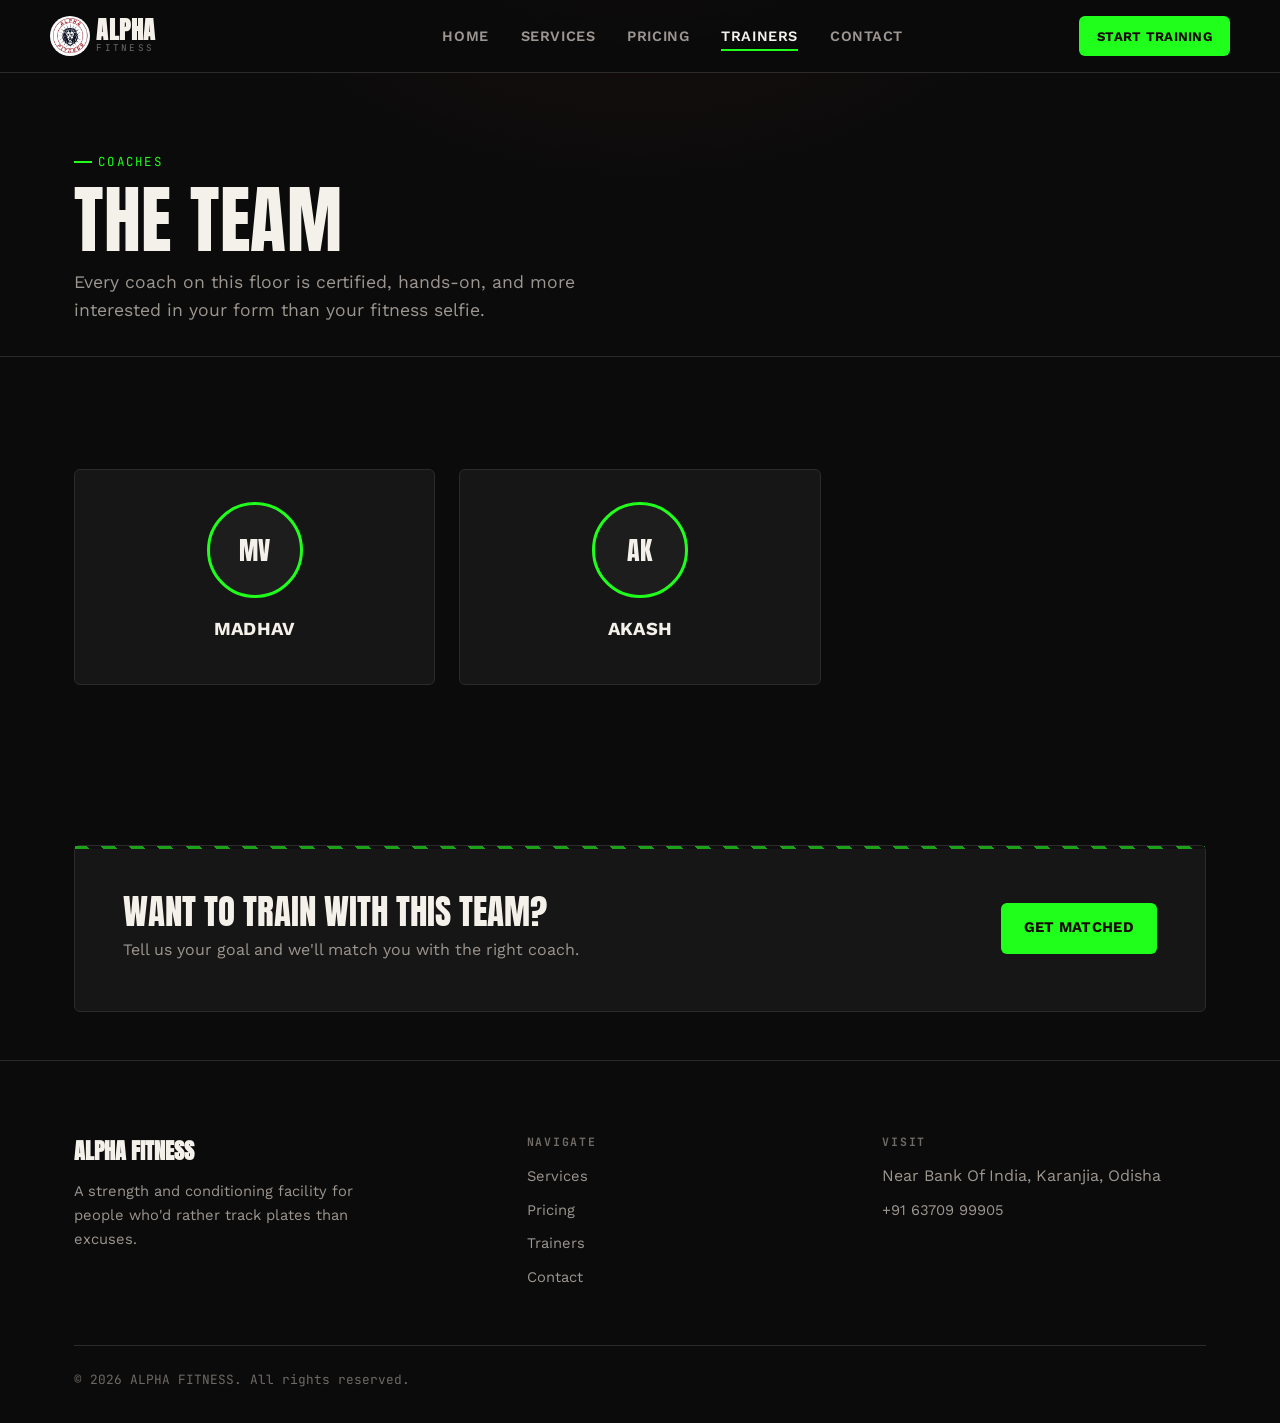
<file: trainers.html>
<!DOCTYPE html>
<html lang="en">
<head>
<meta charset="UTF-8">
<meta name="viewport" content="width=device-width, initial-scale=1.0">
<title>Trainers — Forge Athletic Club</title>
<meta name="description" content="Meet the coaching staff at Forge Athletic Club — certified coaches in powerlifting, Olympic lifting, conditioning, and nutrition.">
<link rel="stylesheet" href="style.css">
</head>
<body>

<nav class="nav">
  <div class="container nav__row">
    <img class="logo" src="alpha.jpg" width="40" height="40">
    <a href="index.html" class="nav__logo">
      <strong>ALPHA</strong>
      <span>FITNESS</span>
      
    </a>
    <ul class="nav__links" id="nav-links">
      <li><a href="index.html">Home</a></li>
      <li><a href="services.html">Services</a></li>
      <li><a href="pricing.html">Pricing</a></li>
      <li><a href="trainers.html" aria-current="page">Trainers</a></li>
      <li><a href="contact.html">Contact</a></li>
    </ul>
    <div class="nav__cta">
      <a href="contact.html" class="btn btn--primary">Start Training</a>
    </div>
    <button class="nav__toggle" aria-label="Toggle menu" aria-expanded="false">
      <span></span><span></span><span></span>
    </button>
  </div>
</nav>

<header class="page-hero">
  <div class="container">
    <p class="eyebrow">Coaches</p>
    <h1>The team</h1>
    <p class="lede">Every coach on this floor is certified, hands-on, and more interested in your form than your fitness selfie.</p>
  </div>
</header>

<section class="section">
  <div class="container">
    <div class="grid grid--3">

     
      <div class="card trainer-card reveal">
        <div class="avatar"><span>MV</span></div>
        <h3>MADHAV</h3>
       <!--- <span class="tag">Nutrition · Recovery</span> -->
        
       
      </div>

      <div class="card trainer-card reveal">
        <div class="avatar"><span>AK</span></div>
        <h3>AKASH</h3>
       
        
        
      </div>

    </div>
  </div>
</section>

<section class="section--tight">
  <div class="container">
    <div class="cta-banner reveal">
      <div>
        <h2 style="font-size:clamp(1.6rem,3vw,2.2rem);">Want to train with this team?</h2>
        <p class="muted" style="margin-top:var(--space-2);">Tell us your goal and we'll match you with the right coach.</p>
      </div>
      <a href="contact.html" class="btn btn--primary">Get Matched</a>
    </div>
  </div>
</section>

<footer class="footer">
  <div class="container">
    <div class="footer__top">
      <div class="footer__brand">
        <strong>ALPHA FITNESS</strong>
        <p>A strength and conditioning facility for people who'd rather track plates than excuses. </p>
      </div>
      <div>
        <h4>Navigate</h4>
        <ul>
          <li><a href="services.html">Services</a></li>
          <li><a href="pricing.html">Pricing</a></li>
          <li><a href="trainers.html">Trainers</a></li>
          <li><a href="contact.html">Contact</a></li>
        </ul>
      </div>
      <div>
        <h4>Visit</h4>
        <ul>
          <li><span class="muted">Near Bank Of India, Karanjia, Odisha</span></li>
          <li><a href="tel:+916370999905">+91 63709 99905</a></li>
          
        </ul>
      </div>
    </div>
    <div class="footer__bottom">
      <span>&copy; <span data-year></span> ALPHA FITNESS. All rights reserved.</span>
     
    </div>
  </div>
</footer>

<script src="script.js"></script>
</body>
</html>
</file>
<file: style.css>
/* ========================================================================
   FORGE ATHLETIC CLUB — shared stylesheet
   Design tokens: char-black bg, ember accent, plate-system signature motif
   ======================================================================== */

@import url('https://fonts.googleapis.com/css2?family=Anton&family=Work+Sans:wght@400;500;600;700;800&family=JetBrains+Mono:wght@400;500;700&display=swap');

:root{
  /* color */
  --char:      #0b0b0c;
  --soot:      #161616;
  --soot-2:    #1d1d1d;
  --iron:      #2b2b2b;
  --iron-2:    #3a3a3a;
  --ember:     #20ff1c;
  --ember-2:   #5cff4d;
  --bone:      #f4f1ea;
  --ash:       #9c9690;
  --ash-dim:   #6f6a65;
  --good:      #5fbf7a;

  /* type */
  --f-display: 'Anton', sans-serif;
  --f-body:    'Work Sans', sans-serif;
  --f-mono:    'JetBrains Mono', monospace;

  /* spacing */
  --space-1: .25rem;
  --space-2: .5rem;
  --space-3: .75rem;
  --space-4: 1rem;
  --space-5: 1.5rem;
  --space-6: 2rem;
  --space-7: 3rem;
  --space-8: 4.5rem;
  --space-9: 7rem;

  --radius: 6px;
  --max-w: 1180px;
  --ease: cubic-bezier(.22,.9,.32,1);
}

/* ---------- reset ---------- */
*,*::before,*::after{ box-sizing: border-box; }
html{ scroll-behavior: smooth; }
[id]{ scroll-margin-top: 92px; }
body{
  margin: 0;
  background: var(--char);
  background-image:
    radial-gradient(ellipse 60% 40% at 50% -10%, rgba(255,77,28,.08), transparent 60%);
  color: var(--bone);
  font-family: var(--f-body);
  font-size: 16px;
  line-height: 1.6;
  -webkit-font-smoothing: antialiased;
}
img,svg{ display:block; max-width:100%; }
a{ color: inherit; text-decoration: none; }
ul{ margin:0; padding:0; list-style:none; }
h1,h2,h3,h4,p{ margin:0; }
button{ font-family: inherit; cursor:pointer; }
input,select,textarea{ font-family: inherit; }

:focus-visible{
  outline: 2px solid var(--ember);
  outline-offset: 3px;
}

@media (prefers-reduced-motion: reduce){
  *{ animation-duration: .01ms !important; animation-iteration-count: 1 !important; transition-duration: .01ms !important; scroll-behavior: auto !important; }
}

/* ---------- layout helpers ---------- */
.container{
  max-width: var(--max-w);
  margin: 0 auto;
  padding: 0 var(--space-5);
}
.section{ padding: var(--space-9) 0; }
.section--tight{ padding: var(--space-7) 0; }
.grid{ display:grid; gap: var(--space-5); }
@media (min-width: 720px){
  .grid--2{ grid-template-columns: repeat(2,1fr); }
  .grid--3{ grid-template-columns: repeat(3,1fr); }
}
@media (min-width: 960px){
  .grid--4{ grid-template-columns: repeat(4,1fr); }
}

.eyebrow{
  font-family: var(--f-mono);
  font-size: .78rem;
  letter-spacing: .18em;
  text-transform: uppercase;
  color: var(--ember);
  display: inline-flex;
  align-items: center;
  gap: .5em;
  margin-bottom: var(--space-3);
}
.eyebrow::before{
  content:"";
  width: 18px; height: 2px;
  background: var(--ember);
  display:inline-block;
}

h1, .h1{
  font-family: var(--f-display);
  font-weight: 400;
  text-transform: uppercase;
  letter-spacing: .01em;
  line-height: .98;
  font-size: clamp(2.6rem, 6vw, 4.6rem);
}
h2, .h2{
  font-family: var(--f-display);
  font-weight: 400;
  text-transform: uppercase;
  line-height: 1;
  font-size: clamp(1.9rem, 4vw, 2.8rem);
}
h3, .h3{
  font-family: var(--f-body);
  font-weight: 700;
  font-size: 1.15rem;
  letter-spacing: -.01em;
}
.lede{
  font-size: 1.1rem;
  color: var(--ash);
  max-width: 540px;
}
.muted{ color: var(--ash); }
.mono{ font-family: var(--f-mono); }

/* ---------- buttons ---------- */
.btn{
  display:inline-flex;
  align-items:center;
  gap:.6em;
  padding: .85em 1.5em;
  border-radius: var(--radius);
  font-family: var(--f-body);
  font-weight: 700;
  font-size: .92rem;
  letter-spacing: .02em;
  text-transform: uppercase;
  border: 1px solid transparent;
  transition: transform .18s var(--ease), box-shadow .18s var(--ease), background .18s var(--ease), border-color .18s var(--ease);
  white-space: nowrap;
}
.btn--primary{
  background: var(--ember);
  color: #160a05;
}
.btn--primary:hover{
  transform: translateY(-2px);
  box-shadow: 0 10px 24px -8px rgba(77, 255, 28, 0.55);
  background: var(--ember-2);
}
.btn--ghost{
  background: transparent;
  border-color: var(--iron-2);
  color: var(--bone);
}
.btn--ghost:hover{
  border-color: var(--ember);
  color: var(--ember);
  transform: translateY(-2px);
}
.btn--block{ width:100%; justify-content:center; }

/* ---------- nav ---------- */
.logo{
  border-radius: 50%;
 
}
.nav{
  position: sticky;
  top:0;
  z-index: 50;
  background: rgba(11,11,12,.86);
  backdrop-filter: blur(10px);
  border-bottom: 1px solid var(--iron);
}
.nav__row{
  display:flex;
  align-items:center;
  justify-content: space-between;
  padding: var(--space-4) 0;
}
.nav__logo{
  display:flex;
  flex-direction: column;
  line-height: 1;
 
}
.nav__logo strong{
  font-family: var(--f-display);
  font-size: 1.5rem;
  letter-spacing: .02em;
  text-transform: uppercase;
  margin-left: -170px;
}
.nav__logo span{
  font-family: var(--f-mono);
  font-size: .58rem;
  letter-spacing: .25em;
  color: var(--ash-dim);
  text-transform: uppercase;
  margin-top: 2px;
   margin-left: -170px;
}
.nav__links{
  display:flex;
  align-items:center;
  gap: var(--space-6);
}
.nav__links a{
  font-size: .9rem;
  font-weight: 600;
  text-transform: uppercase;
  letter-spacing: .04em;
  color: var(--ash);
  position: relative;
  padding: .3em 0;
  transition: color .15s var(--ease);
}
.nav__links a::after{
  content:"";
  position:absolute;
  left:0; bottom:-2px;
  width:0; height:2px;
  background: var(--ember);
  transition: width .22s var(--ease);
}
.nav__links a:hover{ color: var(--bone); }
.nav__links a:hover::after{ width: 100%; }
.nav__links a[aria-current="page"]{ color: var(--bone); }
.nav__links a[aria-current="page"]::after{ width:100%; }
.nav__cta{ display:flex; align-items:center; gap: var(--space-5); }
.nav__cta .btn{ padding: .65em 1.3em; font-size: .82rem; }

.nav__toggle{
  display:none;
  background:none;
  border:none;
  width: 32px; height: 24px;
  position: relative;
}
.nav__toggle span{
  position:absolute; left:0; right:0; height:2px;
  background: var(--bone);
  transition: transform .2s var(--ease), opacity .2s var(--ease);
}
.nav__toggle span:nth-child(1){ top:0; }
.nav__toggle span:nth-child(2){ top:11px; }
.nav__toggle span:nth-child(3){ top:22px; }
.nav__toggle[aria-expanded="true"] span:nth-child(1){ transform: translateY(11px) rotate(45deg); }
.nav__toggle[aria-expanded="true"] span:nth-child(2){ opacity:0; }
.nav__toggle[aria-expanded="true"] span:nth-child(3){ transform: translateY(-11px) rotate(-45deg); }

@media (max-width: 860px){
  .nav__toggle{ display:block; }
  .nav__links{
    position:absolute;
    top: 100%; left:0; right:0;
    background: var(--char);
    border-bottom: 1px solid var(--iron);
    flex-direction:column;
    align-items:flex-start;
    gap: 0;
    max-height:0;
    overflow:hidden;
    transition: max-height .28s var(--ease);
  }
  .nav__links.is-open{ max-height: 360px; }
  .nav__links a{ width:100%; padding: var(--space-4) var(--space-5); border-bottom:1px solid var(--iron); }
  .nav__links a::after{ display:none; }
  .nav__cta{ display:none; }
  .container.nav__row{ position:relative; }
}

/* ---------- plate system (signature component) ---------- */
.plate{
  --plate-size: 64px;
  width: var(--plate-size);
  height: var(--plate-size);
  border-radius: 50%;
  border: 4px solid var(--ember);
  background: var(--soot-2);
  display:flex;
  align-items:center;
  justify-content:center;
  flex-shrink:0;
  position: relative;
}
.plate::before{
  content:"";
  position:absolute;
  inset: 9px;
  border-radius:50%;
  border: 1px solid var(--iron-2);
}
.plate__label{
  font-family: var(--f-mono);
  font-weight:700;
  font-size: .8rem;
  color: var(--bone);
}
.plate--sm{ --plate-size: 44px; }
.plate--sm .plate__label{ font-size:.62rem; }
.plate--lg{ --plate-size: 92px; }
.plate--lg .plate__label{ font-size: .95rem; }

.barbell{
  display:flex;
  align-items:center;
  gap: 0;
}
.barbell__bar{
  height:6px;
  flex:1;
  background: linear-gradient(90deg, var(--iron-2), var(--iron) 50%, var(--iron-2));
  border-radius: 2px;
}

/* ---------- stat plates ---------- */
.stats{
  display:grid;
  grid-template-columns: repeat(2,1fr);
  gap: var(--space-6);
}
@media (min-width:720px){ .stats{ grid-template-columns: repeat(4,1fr); } }
.stat{
  display:flex;
  align-items:center;
  gap: var(--space-4);
}
.stat .plate__label{ font-size:.78rem; }
.stat__num{
  font-family: var(--f-mono);
  font-size: 1.6rem;
  font-weight:700;
  color: var(--bone);
  display:block;
}
.stat__cap{
  font-size: .78rem;
  color: var(--ash);
  text-transform: uppercase;
  letter-spacing: .05em;
}
.hero__grid {
  display: grid;
  grid-template-columns: 1fr 1fr;
  align-items: center;
  gap: 38px;
  
}
.container.hero__grid{
  margin-top: -100px;
}

.hero__media {
  display: grid;
  grid-template-columns: 1.4fr 1fr;
  gap: 16px;
  height: 520px;
}

.hero__media-main img {
  width: 100%;
  height: 100%;
  object-fit: cover;
  border-radius: 12px;
  border: 2px solid #39ff14;
  box-shadow: 0 0 40px rgba(57, 255, 20, 0.15);
}

.hero__media-side {
  display: grid;
  grid-template-rows: 1fr 1fr;
  gap: 16px;
}

.hero__media-side img {
  width: 100%;
  height: 100%;
  object-fit: cover;
  border-radius: 12px;
  border: 2px solid #39ff14;
  box-shadow: 0 0 30px rgba(57, 255, 20, 0.12);
}

/* ---------- cards ---------- */
.card{
  background: var(--soot);
  border: 1px solid var(--iron);
  border-radius: var(--radius);
  padding: var(--space-6);
  transition: transform .22s var(--ease), border-color .22s var(--ease), box-shadow .22s var(--ease);
}
.card:hover{
  transform: translateY(-4px);
  border-color: var(--iron-2);
  box-shadow: 0 18px 36px -20px rgba(0,0,0,.6);
}
.card__icon{
  width: 46px; height:46px;
  display:flex; align-items:center; justify-content:center;
  border-radius: 50%;
  background: rgba(4, 52, 1, 0.303);
  color: var(--ember);
  margin-bottom: var(--space-4);
}
.card__icon svg{ width:22px; height:22px; }
.card h3{ margin-bottom: var(--space-2); text-transform: uppercase; letter-spacing:.02em; }
.card p{ color: var(--ash); font-size: .95rem; }
.card__meta{
  margin-top: var(--space-4);
  font-family: var(--f-mono);
  font-size: .72rem;
  letter-spacing: .06em;
  text-transform: uppercase;
  color: var(--ash-dim);
}
.card__link{
  margin-top: var(--space-4);
  display:inline-flex;
  align-items:center;
  gap:.4em;
  font-size:.85rem;
  font-weight:700;
  color: var(--ember);
  text-transform: uppercase;
  letter-spacing: .03em;
}
.card__link svg{ width:14px; height:14px; transition: transform .18s var(--ease); }
.card:hover .card__link svg{ transform: translateX(4px); }

/* ---------- hero ---------- */
.hero{
  padding: var(--space-9) 0 var(--space-8);
  position: relative;
  overflow:hidden;
}
.hero__grid{
  display:grid;
  gap: var(--space-7);
  align-items:center;
}
@media (min-width: 900px){
  .hero__grid{ grid-template-columns: 1.1fr .9fr; }
}
.hero__actions{
  display:flex;
  flex-wrap:wrap;
  gap: var(--space-4);
  margin-top: var(--space-6);
}
.hero__art{
  justify-self:center;
  width:100%;
  max-width: 460px;
}
.hero__art svg{ width:100%; height:auto; }

.page-hero{
  padding: var(--space-8) 0 var(--space-6);
  border-bottom: 1px solid var(--iron);
}
.page-hero .lede{ margin-top: var(--space-3); }

/* ---------- CTA banner ---------- */
.cta-banner{
  background: var(--soot);
  border: 1px solid var(--iron);
  border-radius: var(--radius);
  padding: var(--space-7);
  display:flex;
  flex-wrap:wrap;
  align-items:center;
  justify-content:space-between;
  gap: var(--space-5);
  position: relative;
}
.cta-banner::before{
  content:"";
  position:absolute;
  top:0; left:0; right:0; height:3px;
  background: repeating-linear-gradient(45deg, var(--ember) 0 10px, var(--char) 10px 20px);
  opacity:.6;
}

/* ---------- footer ---------- */
.footer{
  border-top: 1px solid var(--iron);
  padding: var(--space-8) 0 var(--space-6);
}
.footer__top{
  display:grid;
  gap: var(--space-6);
  grid-template-columns: 1fr;
}
@media (min-width:720px){
  .footer__top{ grid-template-columns: 1.3fr 1fr 1fr; }
}
.footer__brand strong{
  font-family: var(--f-display);
  font-size: 1.4rem;
  text-transform: uppercase;
}
.footer__brand p{ color: var(--ash); margin-top: var(--space-3); max-width: 320px; font-size: .92rem; }
.footer h4{
  font-family: var(--f-mono);
  font-size: .72rem;
  letter-spacing: .15em;
  text-transform: uppercase;
  color: var(--ash-dim);
  margin-bottom: var(--space-3);
}
.footer ul li{ margin-bottom: var(--space-2); }
.footer ul li a{ color: var(--ash); font-size: .92rem; transition: color .15s var(--ease); }
.footer ul li a:hover{ color: var(--ember); }
.footer__bottom{
  margin-top: var(--space-7);
  padding-top: var(--space-5);
  border-top: 1px solid var(--iron);
  display:flex;
  flex-wrap:wrap;
  justify-content: space-between;
  gap: var(--space-3);
  font-size: .8rem;
  color: var(--ash-dim);
  font-family: var(--f-mono);
}

/* ---------- reveal animation ---------- */
.reveal{
  opacity:0;
  transform: translateY(18px);
  transition: opacity .6s var(--ease), transform .6s var(--ease);
}
.reveal.is-visible{ opacity:1; transform: translateY(0); }

@keyframes dropIn{
  0%{ opacity:0; transform: translateY(-26px) rotate(-2deg); }
  60%{ opacity:1; transform: translateY(6px) rotate(.5deg); }
  100%{ opacity:1; transform: translateY(0) rotate(0); }
}
.hero__art svg{ animation: dropIn .7s var(--ease) both; }

/* ---------- pricing ---------- */
.pricing-card{
  display:flex;
  flex-direction:column;
  gap: var(--space-5);
  position: relative;
}
.pricing-card--featured{
  border-color: var(--ember);
  background: linear-gradient(180deg, rgba(255,77,28,.07), var(--soot) 40%);
}
.pricing-card__badge{
  position:absolute;
  top:-12px; right: var(--space-5);
  background: var(--ember);
  color:#160a05;
  font-family: var(--f-mono);
  font-size: .65rem;
  letter-spacing: .1em;
  text-transform: uppercase;
  padding: .35em .8em;
  border-radius: 100px;
  font-weight:700;
}
.pricing-card__head{ display:flex; align-items:center; gap: var(--space-4); }
.pricing-card__name{ font-size:.85rem; letter-spacing:.1em; text-transform:uppercase; color: var(--ash); }
.pricing-card__price{ display:flex; align-items:baseline; gap:.3em; margin-top: var(--space-1); }
.pricing-card__price .num{ font-family: var(--f-display); font-size: 2.6rem; line-height:1; }
.pricing-card__price .per{ color: var(--ash); font-size:.85rem; }
.pricing-card__feats li{
  display:flex;
  gap: .6em;
  font-size: .92rem;
  color: var(--bone);
  padding: .4em 0;
  border-bottom: 1px dashed var(--iron);
}
.pricing-card__feats li:last-child{ border-bottom:none; }
.pricing-card__feats svg{ width:16px; height:16px; flex-shrink:0; margin-top:3px; color: var(--good); }

.faq{ display:grid; gap: var(--space-4); }
.faq__item{
  border: 1px solid var(--iron);
  border-radius: var(--radius);
  padding: var(--space-5);
}
.faq__item h3{ font-size: 1rem; margin-bottom: var(--space-2); }
.faq__item p{ color: var(--ash); font-size: .92rem; }

/* ---------- trainers ---------- */
.trainer-card{ text-align:center; }
.avatar{
  width: 96px; height:96px;
  margin: 0 auto var(--space-4);
  border-radius: 50%;
  background: var(--soot-2);
  border: 3px solid var(--ember);
  display:flex; align-items:center; justify-content:center;
}
.avatar span{
  font-family: var(--f-display);
  font-size: 1.6rem;
}
.tag{
  display:inline-flex;
  align-items:center;
  gap:.4em;
  font-family: var(--f-mono);
  font-size: .68rem;
  letter-spacing: .08em;
  text-transform: uppercase;
  color: var(--ember);
  background: rgba(255,77,28,.1);
  padding: .3em .7em;
  border-radius: 100px;
  margin: var(--space-2) 0 var(--space-3);
}
.trainer-card p{ font-size: .92rem; }
.trainer-card blockquote{
  margin: var(--space-4) 0 0;
  font-size: .85rem;
  font-style: italic;
  color: var(--ash);
  border-left: 2px solid var(--ember);
  padding-left: var(--space-3);
  text-align:left;
}

/* ---------- contact ---------- */
.contact-grid{
  display:grid;
  gap: var(--space-7);
}
@media (min-width: 900px){
  .contact-grid{ grid-template-columns: .85fr 1.15fr; }
}
.info-row{ display:flex; gap: var(--space-4); padding: var(--space-4) 0; border-bottom: 1px solid var(--iron); }
.info-row:last-child{ border-bottom:none; }
.info-row svg{ width:20px; height:20px; color: var(--ember); flex-shrink:0; margin-top:2px; }
.info-row strong{ display:block; font-size:.9rem; margin-bottom:2px; }
.info-row span, .info-row a{ color: var(--ash); font-size: .9rem; }
.hours{ width:100%; border-collapse: collapse; margin-top: var(--space-3); font-family: var(--f-mono); font-size: .85rem; }
.hours td{ padding: .45em 0; border-bottom: 1px dashed var(--iron); color: var(--ash); }
.hours td:last-child{ text-align:right; color: var(--bone); }

.field{ margin-bottom: var(--space-5); }
.field label{
  display:block;
  font-size: .8rem;
  text-transform: uppercase;
  letter-spacing: .05em;
  color: var(--ash);
  margin-bottom: var(--space-2);
}
.field input, .field select, .field textarea{
  width:100%;
  background: var(--soot-2);
  border: 1px solid var(--iron-2);
  border-radius: var(--radius);
  padding: .8em 1em;
  color: var(--bone);
  font-size: .95rem;
  transition: border-color .15s var(--ease);
}
.field input:focus, .field select:focus, .field textarea:focus{
  border-color: var(--ember);
  outline:none;
}
.field textarea{ resize: vertical; min-height: 120px; }
.field-row{ display:grid; gap: var(--space-4); }
@media (min-width:560px){ .field-row{ grid-template-columns: 1fr 1fr; } }

.form-status{
  display:none;
  align-items:center;
  gap: var(--space-3);
  background: rgba(95,191,122,.1);
  border: 1px solid rgba(95,191,122,.4);
  color: var(--good);
  padding: var(--space-4);
  border-radius: var(--radius);
  margin-top: var(--space-4);
  font-size: .9rem;
}
.form-status.is-visible, .form-status[data-visible="true"]{ display:flex !important; visibility:visible !important; opacity:1 !important; }
.form-status svg{ width:18px; height:18px; flex-shrink:0; }

.map-card{
  border: 1px solid var(--iron);
  border-radius: var(--radius);
  overflow:hidden;
  background: var(--soot);
}
.map-card svg{ width:100%; display:block; }
@media (max-width: 380px){
@import url('https://fonts.googleapis.com/css2?family=Anton&family=Work+Sans:wght@400;500;600;700;800&family=JetBrains+Mono:wght@400;500;700&display=swap');

:root{
  /* color */
  --char:      #0b0b0c;
  --soot:      #161616;
  --soot-2:    #1d1d1d;
  --iron:      #2b2b2b;
  --iron-2:    #3a3a3a;
  --ember:     #20ff1c;
  --ember-2:   #5cff4d;
  --bone:      #f4f1ea;
  --ash:       #9c9690;
  --ash-dim:   #6f6a65;
  --good:      #5fbf7a;

  /* type */
  --f-display: 'Anton', sans-serif;
  --f-body:    'Work Sans', sans-serif;
  --f-mono:    'JetBrains Mono', monospace;

  /* spacing */
  --space-1: .25rem;
  --space-2: .5rem;
  --space-3: .75rem;
  --space-4: 1rem;
  --space-5: 1.5rem;
  --space-6: 2rem;
  --space-7: 3rem;
  --space-8: 4.5rem;
  --space-9: 7rem;

  --radius: 6px;
  --max-w: 1180px;
  --ease: cubic-bezier(.22,.9,.32,1);
}

/* ---------- reset ---------- */
*,*::before,*::after{ box-sizing: border-box; }
html{ scroll-behavior: smooth; }
[id]{ scroll-margin-top: 92px; }
body{
  margin: 0;
  background: var(--char);
  background-image:
    radial-gradient(ellipse 60% 40% at 50% -10%, rgba(255,77,28,.08), transparent 60%);
  color: var(--bone);
  font-family: var(--f-body);
  font-size: 16px;
  line-height: 1.6;
  -webkit-font-smoothing: antialiased;
}
img,svg{ display:block; max-width:100%; }
a{ color: inherit; text-decoration: none; }
ul{ margin:0; padding:0; list-style:none; }
h1,h2,h3,h4,p{ margin:0; }
button{ font-family: inherit; cursor:pointer; }
input,select,textarea{ font-family: inherit; }

:focus-visible{
  outline: 2px solid var(--ember);
  outline-offset: 3px;
}

@media (prefers-reduced-motion: reduce){
  *{ animation-duration: .01ms !important; animation-iteration-count: 1 !important; transition-duration: .01ms !important; scroll-behavior: auto !important; }
}

/* ---------- layout helpers ---------- */
.container{
  max-width: var(--max-w);
  margin: 0 auto;
  padding: 0 var(--space-5);
}
.section{ padding: var(--space-9) 0; }
.section--tight{ padding: var(--space-7) 0; }
.grid{ display:grid; gap: var(--space-5); }
@media (min-width: 720px){
  .grid--2{ grid-template-columns: repeat(2,1fr); }
  .grid--3{ grid-template-columns: repeat(3,1fr); }
}
@media (min-width: 960px){
  .grid--4{ grid-template-columns: repeat(4,1fr); }
}

.eyebrow{
  font-family: var(--f-mono);
  font-size: .78rem;
  letter-spacing: .18em;
  text-transform: uppercase;
  color: var(--ember);
  display: inline-flex;
  align-items: center;
  gap: .5em;
  margin-bottom: var(--space-3);
}
.eyebrow::before{
  content:"";
  width: 18px; height: 2px;
  background: var(--ember);
  display:inline-block;
}

h1, .h1{
  font-family: var(--f-display);
  font-weight: 400;
  text-transform: uppercase;
  letter-spacing: .01em;
  line-height: .98;
  font-size: clamp(2.6rem, 6vw, 4.6rem);
}
h2, .h2{
  font-family: var(--f-display);
  font-weight: 400;
  text-transform: uppercase;
  line-height: 1;
  font-size: clamp(1.9rem, 4vw, 2.8rem);
}
h3, .h3{
  font-family: var(--f-body);
  font-weight: 700;
  font-size: 1.15rem;
  letter-spacing: -.01em;
}
.lede{
  font-size: 1.1rem;
  color: var(--ash);
  max-width: 540px;
}
.muted{ color: var(--ash); }
.mono{ font-family: var(--f-mono); }

/* ---------- buttons ---------- */
.btn{
  display:inline-flex;
  align-items:center;
  gap:.6em;
  padding: .85em 1.5em;
  border-radius: var(--radius);
  font-family: var(--f-body);
  font-weight: 700;
  font-size: .92rem;
  letter-spacing: .02em;
  text-transform: uppercase;
  border: 1px solid transparent;
  transition: transform .18s var(--ease), box-shadow .18s var(--ease), background .18s var(--ease), border-color .18s var(--ease);
  white-space: nowrap;
}
.btn--primary{
  background: var(--ember);
  color: #160a05;
}
.btn--primary:hover{
  transform: translateY(-2px);
  box-shadow: 0 10px 24px -8px rgba(77, 255, 28, 0.55);
  background: var(--ember-2);
}
.btn--ghost{
  background: transparent;
  border-color: var(--iron-2);
  color: var(--bone);
}
.btn--ghost:hover{
  border-color: var(--ember);
  color: var(--ember);
  transform: translateY(-2px);
}
.btn--block{ width:100%; justify-content:center; }

/* ---------- nav ---------- */
.logo{
  border-radius: 50%;
  margin-left: 5px;
  width: 40px;
  height: 40px;
  margin-top: -5px;
}
.nav{
  position: sticky;
  top:0;
  z-index: 50;
  background: rgba(11,11,12,.86);
  backdrop-filter: blur(10px);
  border-bottom: 1px solid var(--iron);
}
.nav__row{
  display:flex;
  align-items:center;
  justify-content: space-between;
  padding: var(--space-4) 0;
}
.nav__logo{
  display:flex;
  flex-direction: column;
  line-height: 1;
  margin-left: 30px;
 
}
.nav__logo strong{
  font-family: var(--f-display);
  font-size: 1.5rem;
  letter-spacing: .02em;
  text-transform: uppercase;
  margin-left: -130px;
}
.nav__logo span{
  font-family: var(--f-mono);
  font-size: .58rem;
  letter-spacing: .25em;
  color: var(--ash-dim);
  text-transform: uppercase;
  margin-top: 2px;
   margin-left: -130px;
}
.nav__links{
  display:flex;
  align-items:center;
  gap: var(--space-6);
}
.nav__links a{
  font-size: .9rem;
  font-weight: 600;
  text-transform: uppercase;
  letter-spacing: .04em;
  color: var(--ash);
  position: relative;
  padding: .3em 0;
  transition: color .15s var(--ease);
}
.nav__links a::after{
  content:"";
  position:absolute;
  left:0; bottom:-2px;
  width:0; height:2px;
  background: var(--ember);
  transition: width .22s var(--ease);
}
.nav__links a:hover{ color: var(--bone); }
.nav__links a:hover::after{ width: 100%; }
.nav__links a[aria-current="page"]{ color: var(--bone); }
.nav__links a[aria-current="page"]::after{ width:100%; }
.nav__cta{ display:flex; align-items:center; gap: var(--space-5); }
.nav__cta .btn{ padding: .65em 1.3em; font-size: .82rem; }

.nav__toggle{
  display:none;
  background:none;
  border:none;
  width: 32px; height: 24px;
  position: relative;
}
.nav__toggle span{
  position:absolute; left:0; right:0; height:2px;
  background: var(--bone);
  transition: transform .2s var(--ease), opacity .2s var(--ease);
}
.nav__toggle span:nth-child(1){ top:0; }
.nav__toggle span:nth-child(2){ top:11px; }
.nav__toggle span:nth-child(3){ top:22px; }
.nav__toggle[aria-expanded="true"] span:nth-child(1){ transform: translateY(11px) rotate(45deg); }
.nav__toggle[aria-expanded="true"] span:nth-child(2){ opacity:0; }
.nav__toggle[aria-expanded="true"] span:nth-child(3){ transform: translateY(-11px) rotate(-45deg); }

@media (max-width: 860px){
  .nav__toggle{ display:block; }
  .nav__links{
    position:absolute;
    top: 100%; left:0; right:0;
    background: var(--char);
    border-bottom: 1px solid var(--iron);
    flex-direction:column;
    align-items:flex-start;
    gap: 0;
    max-height:0;
    overflow:hidden;
    transition: max-height .28s var(--ease);
  }
  .nav__links.is-open{ max-height: 360px; }
  .nav__links a{ width:100%; padding: var(--space-4) var(--space-5); border-bottom:1px solid var(--iron); }
  .nav__links a::after{ display:none; }
  .nav__cta{ display:none; }
  .container.nav__row{ position:relative; }
}

/* ---------- plate system (signature component) ---------- */
.plate{
  --plate-size: 64px;
  width: var(--plate-size);
  height: var(--plate-size);
  border-radius: 50%;
  border: 4px solid var(--ember);
  background: var(--soot-2);
  display:flex;
  align-items:center;
  justify-content:center;
  flex-shrink:0;
  position: relative;
}
.plate::before{
  content:"";
  position:absolute;
  inset: 9px;
  border-radius:50%;
  border: 1px solid var(--iron-2);
}
.plate__label{
  font-family: var(--f-mono);
  font-weight:700;
  font-size: .8rem;
  color: var(--bone);
}
.plate--sm{ --plate-size: 44px; }
.plate--sm .plate__label{ font-size:.62rem; }
.plate--lg{ --plate-size: 92px; }
.plate--lg .plate__label{ font-size: .95rem; }

.barbell{
  display:flex;
  align-items:center;
  gap: 0;
}
.barbell__bar{
  height:6px;
  flex:1;
  background: linear-gradient(90deg, var(--iron-2), var(--iron) 50%, var(--iron-2));
  border-radius: 2px;
}

/* ---------- stat plates ---------- */
.stats{
  display:grid;
  grid-template-columns: repeat(2,1fr);
  gap: var(--space-6);
}
@media (min-width:720px){ .stats{ grid-template-columns: repeat(4,1fr); } }
.stat{
  display:flex;
  align-items:center;
  gap: var(--space-4);
}
.stat .plate__label{ font-size:.78rem; }
.stat__num{
  font-family: var(--f-mono);
  font-size: 1.6rem;
  font-weight:700;
  color: var(--bone);
  display:block;
}
.stat__cap{
  font-size: .78rem;
  color: var(--ash);
  text-transform: uppercase;
  letter-spacing: .05em;
}

/* ---------- cards ---------- */
.card{
  background: var(--soot);
  border: 1px solid var(--iron);
  border-radius: var(--radius);
  padding: var(--space-6);
  transition: transform .22s var(--ease), border-color .22s var(--ease), box-shadow .22s var(--ease);
}
.card:hover{
  transform: translateY(-4px);
  border-color: var(--iron-2);
  box-shadow: 0 18px 36px -20px rgba(0,0,0,.6);
}
.card__icon{
  width: 46px; height:46px;
  display:flex; align-items:center; justify-content:center;
  border-radius: 50%;
  background: rgba(4, 52, 1, 0.303);
  color: var(--ember);
  margin-bottom: var(--space-4);
}
.card__icon svg{ width:22px; height:22px; }
.card h3{ margin-bottom: var(--space-2); text-transform: uppercase; letter-spacing:.02em; }
.card p{ color: var(--ash); font-size: .95rem; }
.card__meta{
  margin-top: var(--space-4);
  font-family: var(--f-mono);
  font-size: .72rem;
  letter-spacing: .06em;
  text-transform: uppercase;
  color: var(--ash-dim);
}
.card__link{
  margin-top: var(--space-4);
  display:inline-flex;
  align-items:center;
  gap:.4em;
  font-size:.85rem;
  font-weight:700;
  color: var(--ember);
  text-transform: uppercase;
  letter-spacing: .03em;
}
.card__link svg{ width:14px; height:14px; transition: transform .18s var(--ease); }
.card:hover .card__link svg{ transform: translateX(4px); }

/* ---------- hero ---------- */
.hero{
  padding: var(--space-9) 0 var(--space-8);
  position: relative;
  overflow:hidden;
}
.hero__grid {
    grid-template-columns: 1fr;
  }
  .hero__media {
    margin-top: 32px;
    height: auto;
    grid-template-columns: 1fr;
  }
  .hero__media-side {
    grid-template-columns: 1fr 1fr;
    grid-template-rows: none;
  }
  .hero__media-main img,
  .hero__media-side img {
    height: 220px;
  }
}
@media (min-width: 900px){
  .hero__grid{ grid-template-columns: 1.1fr .9fr; }
}
.hero__actions{
  display:flex;
  flex-wrap:wrap;
  gap: var(--space-4);
  margin-top: var(--space-6);
}
.hero__art{
  justify-self:center;
  width:100%;
  max-width: 460px;
}
.hero__art svg{ width:100%; height:auto; }

.page-hero{
  padding: var(--space-8) 0 var(--space-6);
  border-bottom: 1px solid var(--iron);
}
.page-hero .lede{ margin-top: var(--space-3); }

/* ---------- CTA banner ---------- */
.cta-banner{
  background: var(--soot);
  border: 1px solid var(--iron);
  border-radius: var(--radius);
  padding: var(--space-7);
  display:flex;
  flex-wrap:wrap;
  align-items:center;
  justify-content:space-between;
  gap: var(--space-5);
  position: relative;
}
.cta-banner::before{
  content:"";
  position:absolute;
  top:0; left:0; right:0; height:3px;
  background: repeating-linear-gradient(45deg, var(--ember) 0 10px, var(--char) 10px 20px);
  opacity:.6;
}

/* ---------- footer ---------- */
.footer{
  border-top: 1px solid var(--iron);
  padding: var(--space-8) 0 var(--space-6);
}
.footer__top{
  display:grid;
  gap: var(--space-6);
  grid-template-columns: 1fr;
}
@media (min-width:720px){
  .footer__top{ grid-template-columns: 1.3fr 1fr 1fr; }
}
.footer__brand strong{
  font-family: var(--f-display);
  font-size: 1.4rem;
  text-transform: uppercase;
}
.footer__brand p{ color: var(--ash); margin-top: var(--space-3); max-width: 320px; font-size: .92rem; }
.footer h4{
  font-family: var(--f-mono);
  font-size: .72rem;
  letter-spacing: .15em;
  text-transform: uppercase;
  color: var(--ash-dim);
  margin-bottom: var(--space-3);
}
.footer ul li{ margin-bottom: var(--space-2); }
.footer ul li a{ color: var(--ash); font-size: .92rem; transition: color .15s var(--ease); }
.footer ul li a:hover{ color: var(--ember); }
.footer__bottom{
  margin-top: var(--space-7);
  padding-top: var(--space-5);
  border-top: 1px solid var(--iron);
  display:flex;
  flex-wrap:wrap;
  justify-content: space-between;
  gap: var(--space-3);
  font-size: .8rem;
  color: var(--ash-dim);
  font-family: var(--f-mono);
}

/* ---------- reveal animation ---------- */
.reveal{
  opacity:0;
  transform: translateY(18px);
  transition: opacity .6s var(--ease), transform .6s var(--ease);
}
.reveal.is-visible{ opacity:1; transform: translateY(0); }

@keyframes dropIn{
  0%{ opacity:0; transform: translateY(-26px) rotate(-2deg); }
  60%{ opacity:1; transform: translateY(6px) rotate(.5deg); }
  100%{ opacity:1; transform: translateY(0) rotate(0); }
}
.hero__art svg{ animation: dropIn .7s var(--ease) both; }

/* ---------- pricing ---------- */
.pricing-card{
  display:flex;
  flex-direction:column;
  gap: var(--space-5);
  position: relative;
}
.pricing-card--featured{
  border-color: var(--ember);
  background: linear-gradient(180deg, rgba(255,77,28,.07), var(--soot) 40%);
}
.pricing-card__badge{
  position:absolute;
  top:-12px; right: var(--space-5);
  background: var(--ember);
  color:#160a05;
  font-family: var(--f-mono);
  font-size: .65rem;
  letter-spacing: .1em;
  text-transform: uppercase;
  padding: .35em .8em;
  border-radius: 100px;
  font-weight:700;
}
.pricing-card__head{ display:flex; align-items:center; gap: var(--space-4); }
.pricing-card__name{ font-size:.85rem; letter-spacing:.1em; text-transform:uppercase; color: var(--ash); }
.pricing-card__price{ display:flex; align-items:baseline; gap:.3em; margin-top: var(--space-1); }
.pricing-card__price .num{ font-family: var(--f-display); font-size: 2.6rem; line-height:1; }
.pricing-card__price .per{ color: var(--ash); font-size:.85rem; }
.pricing-card__feats li{
  display:flex;
  gap: .6em;
  font-size: .92rem;
  color: var(--bone);
  padding: .4em 0;
  border-bottom: 1px dashed var(--iron);
}
.pricing-card__feats li:last-child{ border-bottom:none; }
.pricing-card__feats svg{ width:16px; height:16px; flex-shrink:0; margin-top:3px; color: var(--good); }

.faq{ display:grid; gap: var(--space-4); }
.faq__item{
  border: 1px solid var(--iron);
  border-radius: var(--radius);
  padding: var(--space-5);
}
.faq__item h3{ font-size: 1rem; margin-bottom: var(--space-2); }
.faq__item p{ color: var(--ash); font-size: .92rem; }

/* ---------- trainers ---------- */
.trainer-card{ text-align:center; }
.avatar{
  width: 96px; height:96px;
  margin: 0 auto var(--space-4);
  border-radius: 50%;
  background: var(--soot-2);
  border: 3px solid var(--ember);
  display:flex; align-items:center; justify-content:center;
}
.avatar span{
  font-family: var(--f-display);
  font-size: 1.6rem;
}
.tag{
  display:inline-flex;
  align-items:center;
  gap:.4em;
  font-family: var(--f-mono);
  font-size: .68rem;
  letter-spacing: .08em;
  text-transform: uppercase;
  color: var(--ember);
  background: rgba(255,77,28,.1);
  padding: .3em .7em;
  border-radius: 100px;
  margin: var(--space-2) 0 var(--space-3);
}
.trainer-card p{ font-size: .92rem; }
.trainer-card blockquote{
  margin: var(--space-4) 0 0;
  font-size: .85rem;
  font-style: italic;
  color: var(--ash);
  border-left: 2px solid var(--ember);
  padding-left: var(--space-3);
  text-align:left;
}

/* ---------- contact ---------- */
.contact-grid{
  display:grid;
  gap: var(--space-7);
}
@media (min-width: 900px){
  .contact-grid{ grid-template-columns: .85fr 1.15fr; }
}
.info-row{ display:flex; gap: var(--space-4); padding: var(--space-4) 0; border-bottom: 1px solid var(--iron); }
.info-row:last-child{ border-bottom:none; }
.info-row svg{ width:20px; height:20px; color: var(--ember); flex-shrink:0; margin-top:2px; }
.info-row strong{ display:block; font-size:.9rem; margin-bottom:2px; }
.info-row span, .info-row a{ color: var(--ash); font-size: .9rem; }
.hours{ width:100%; border-collapse: collapse; margin-top: var(--space-3); font-family: var(--f-mono); font-size: .85rem; }
.hours td{ padding: .45em 0; border-bottom: 1px dashed var(--iron); color: var(--ash); }
.hours td:last-child{ text-align:right; color: var(--bone); }

.field{ margin-bottom: var(--space-5); }
.field label{
  display:block;
  font-size: .8rem;
  text-transform: uppercase;
  letter-spacing: .05em;
  color: var(--ash);
  margin-bottom: var(--space-2);
}
.field input, .field select, .field textarea{
  width:100%;
  background: var(--soot-2);
  border: 1px solid var(--iron-2);
  border-radius: var(--radius);
  padding: .8em 1em;
  color: var(--bone);
  font-size: .95rem;
  transition: border-color .15s var(--ease);
}
.field input:focus, .field select:focus, .field textarea:focus{
  border-color: var(--ember);
  outline:none;
}
.field textarea{ resize: vertical; min-height: 120px; }
.field-row{ display:grid; gap: var(--space-4); }
@media (min-width:560px){ .field-row{ grid-template-columns: 1fr 1fr; } }

.form-status{
  display:none;
  align-items:center;
  gap: var(--space-3);
  background: rgba(95,191,122,.1);
  border: 1px solid rgba(95,191,122,.4);
  color: var(--good);
  padding: var(--space-4);
  border-radius: var(--radius);
  margin-top: var(--space-4);
  font-size: .9rem;
}
.form-status.is-visible{ display:flex; }
.form-status svg{ width:18px; height:18px; flex-shrink:0; }

.map-card{
  border: 1px solid var(--iron);
  border-radius: var(--radius);
  overflow:hidden;
  background: var(--soot);
}
.map-card svg{ width:100%; display:block; }


}
</file>
